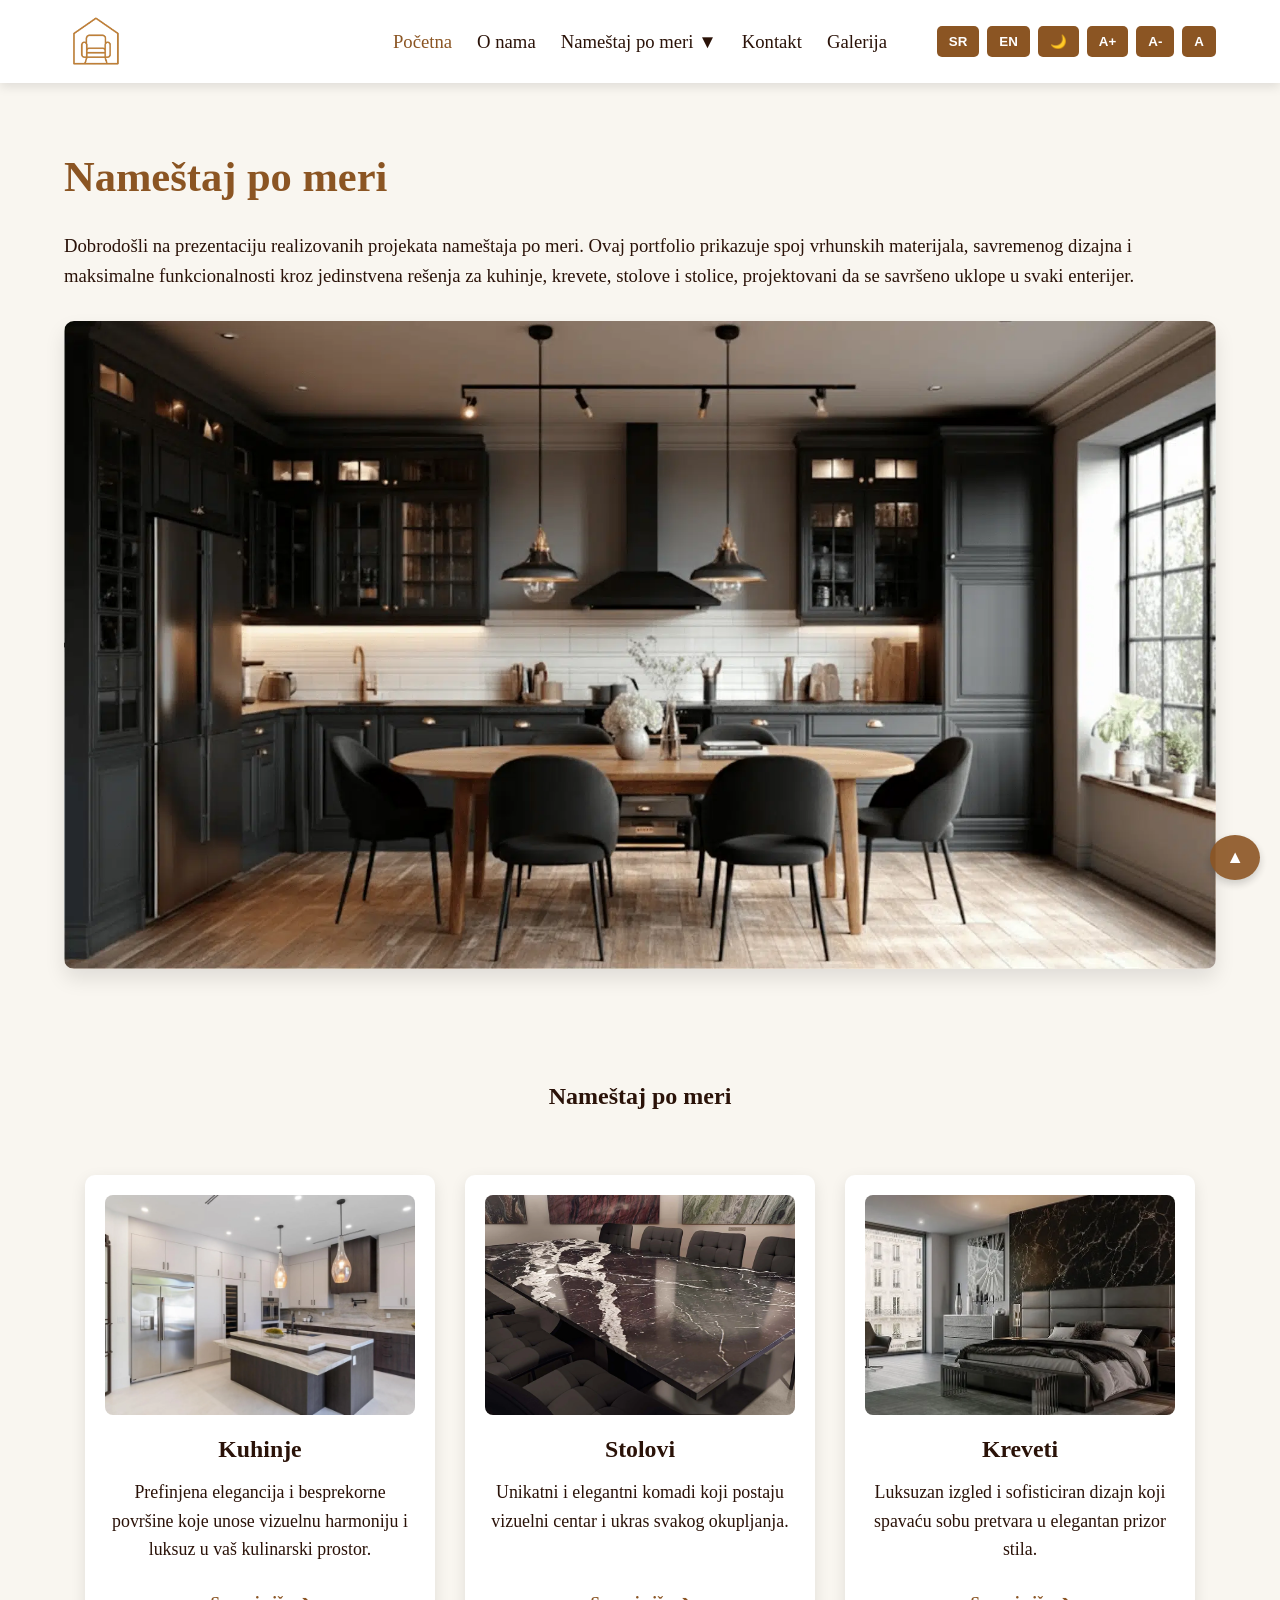
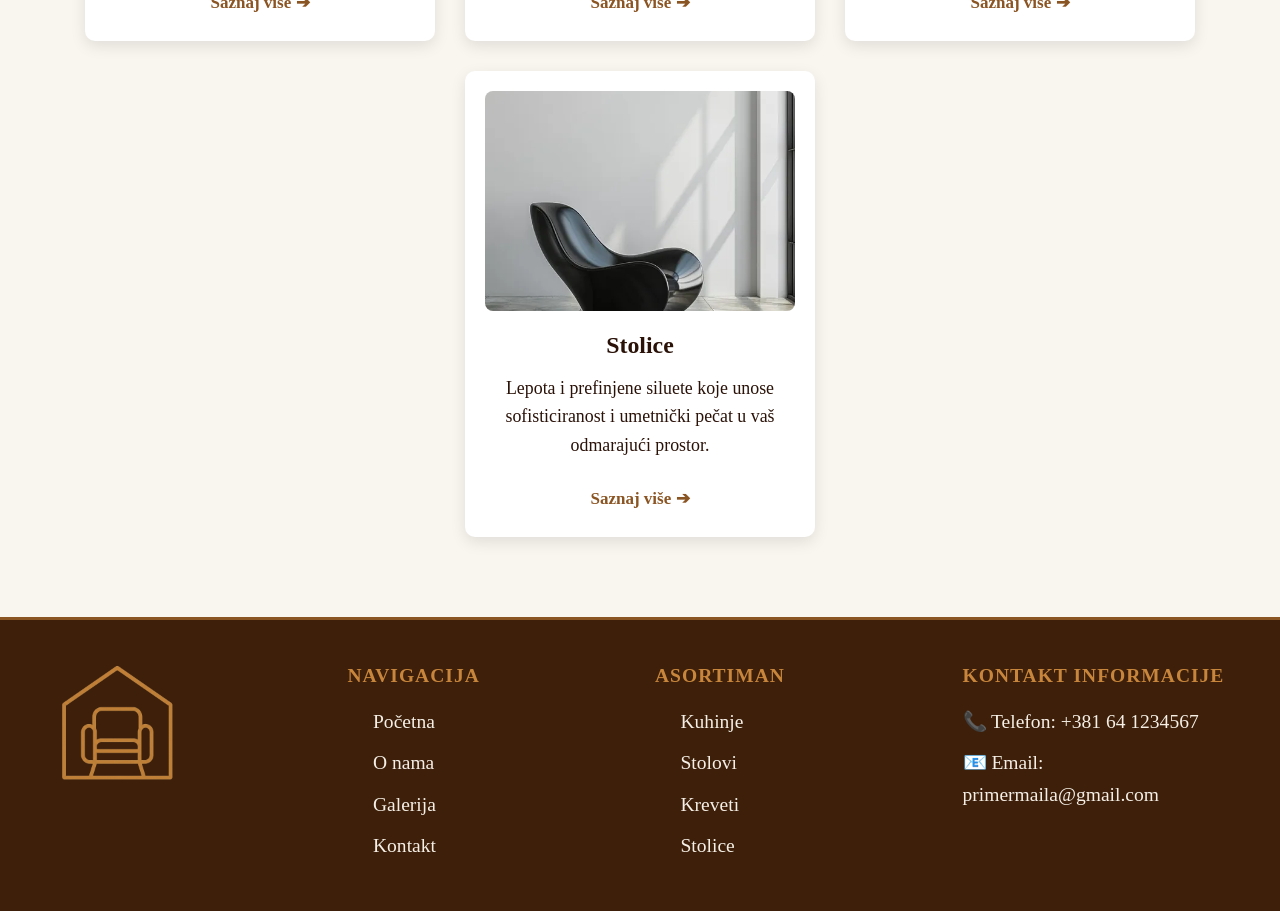
<file: index.html>
<!DOCTYPE html>
<html lang="sr">
<head>
    <meta charset="UTF-8">
    <meta name="viewport" content="width=device-width, initial-scale=1.0">
    <title>Početna | Nameštaji po meri </title>
    <meta name="description" content="Prezentacija realizovanih projekata i unikatnog nameštaja po meri. Pogledajte portfolio vrhunski dizajniranih kuhinja, stolova, kreveta i stolica.">
    <meta name="robots" content="index, follow">

    <meta property="og:title" content="Prezentacija Nameštaja po Meri">
    <meta property="og:description" content="Pregled vrhunski dizajniranih komada nameštaja po meri. Spoj kvalitetnih materijala i modernog dizajna kroz jedinstven portfolio realizovanih projekata.">
    <meta property="og:type" content="website">
    <link rel="icon" type="image/png" href="slike/logo transparent.png" sizes="512x512">
    
    <link rel="stylesheet" href="css/style.css">
</head>
<body class="svetla">

     <header class="glavni-header">
        <div class="logo">
            <a href="index.html">
                <img src="slike/logo transparent.png" alt="Logo">
            </a>
        </div>

    
        <button id="hamburger" class="hamburger-dugme" aria-expanded="false" aria-label="Meni">
            <span></span>
            <span></span>
            <span></span>
        </button>
    
    
        <nav class="glavna-navigacija" id="nav-stavke">
            <a href="index.html" class="aktivan" id="nav-pocetna">Početna</a>
            <a href="o-nama.html" id="nav-onama">O nama</a>
        
            <div class="dropdown">
                <a href="#" class="dropbtn" id="nav-namestaj">Nameštaj po meri ▼</a>
                <div class="dropdown-sadrzaj">
                    <a href="kuhinje.html" id="nav-kuhinje">Kuhinje</a>                    
                    <a href="stolovi.html" id="nav-stolovi">Stolovi</a>
                    <a href="kreveti.html" id="nav-kreveti">Kreveti</a>
                    <a href="stolice.html" id="nav-stolice">Stolice</a>
                </div>
            </div>
        
            <a href="kontakt.html" id="nav-kontakt">Kontakt</a>
            <a href="galerija.html" id="nav-galerija">Galerija</a>
        </nav>

        <div class="kontrole">
            <button onclick="promeniJezik('sr')">SR</button>
            <button onclick="promeniJezik('en')">EN</button>
            <button id="prekidac-teme" title="Promeni temu">🌙</button>
            <button onclick="promeniFont('povecaj')" title="Povećaj font">A+</button>
            <button onclick="promeniFont('smanji')" title="Smanji font">A-</button>
            <button onclick="resetujFont()" id="resetuj-font" title="Resetuj veličinu fonta">A</button>
        </div>
    </header>

    <main>
        <section class="pocetna-sekcija">
            <div class="pocetna-tekst">
                <h1 id="naslov-glavni">Nameštaj po meri</h1>
                <p id="tekst-glavna-stranica">Dobrodošli na prezentaciju realizovanih projekata nameštaja po meri.
                    Ovaj portfolio prikazuje spoj vrhunskih materijala, savremenog dizajna i maksimalne funkcionalnosti kroz
                    jedinstvena rešenja za kuhinje, krevete, stolove i stolice, projektovani da se savršeno uklope u svaki enterijer.</p>

                <div class="pocetna-slika">
                    <img src="slike/overall naslovna.webp" alt="Naslovna slika">
                </div>
            </div>            
        </section>

        <section class="namestaj-po-meri-kartice-sekcija">
            <h2 id="namestaj-po-meri-naslov">Nameštaj po meri</h2>
            
            <div class="kartica">
                <img src="slike/Kuhinje/naslovna.webp" alt="Kuhinja-kartica-naslovna">
                <h3 id="naslov-kartica-kuhinje">Kuhinje</h3>
                <p id="tekst-kartica-kuhinje">Prefinjena elegancija i besprekorne površine koje unose vizuelnu harmoniju i luksuz u vaš kulinarski prostor.</p>
                <a href="kuhinje.html" class="link-detaljnije" id="saznaj-vise-tekst-dugme-kuhinje">Saznaj više ➔</a>
            </div>

            <div class="kartica">
                <img src="slike/Stolovi/naslovna.webp" alt="Sto-kartica-naslovna">
                <h3 id="naslov-kartica-stolovi">Stolovi</h3>
                <p id="tekst-kartica-stolovi">Unikatni i elegantni komadi koji postaju vizuelni centar i ukras svakog okupljanja.</p>
                <a href="stolovi.html" class="link-detaljnije" id="saznaj-vise-tekst-dugme-stolovi">Saznaj više ➔</a>
            </div>

            <div class="kartica">
                <img src="slike/Kreveti/naslovna krevet.webp" alt="Krevet-kartica-naslovna">
                <h3 id="naslov-kartica-kreveti">Kreveti</h3>
                <p id="tekst-kartica-kreveti">Luksuzan izgled i sofisticiran dizajn koji spavaću sobu pretvara u elegantan prizor stila.</p>
                <a href="kreveti.html" class="link-detaljnije" id="saznaj-vise-tekst-dugme-kreveti">Saznaj više ➔</a>
            </div>

            <div class="kartica">
                <img src="slike/Stolice/naslovna.webp" alt="Stolica-kartica-naslovna">
                <h3 id="naslov-kartica-stolice">Stolice</h3>
                <p id="tekst-kartica-stolice">Lepota i prefinjene siluete koje unose sofisticiranost i umetnički pečat u vaš odmarajući prostor.</p>
                <a href="stolice.html" class="link-detaljnije" id="saznaj-vise-tekst-dugme-stolice">Saznaj više ➔</a>
            </div>
        </section>
    </main>

    <footer class="glavni-footer">
        <div class="footer-kontejner">
            <div class="footer-kolona footer-logo-sekcija">
                <a href="index.html">
                    <img src="slike/logo transparent.png" alt="Logo">
                </a>
            </div>
        
            <div class="footer-kolona footer-nav-kolona">
                <h4 id="footer-navigacija-naslov">Navigacija</h4>
                <ul>
                    <li><a href="index.html" id="footer-navigacija-pocetna">Početna</a></li>
                    <li><a href="o-nama.html" id="footer-navigacija-onama">O nama</a></li>
                    <li><a href="galerija.html" id="footer-navigacija-galerija">Galerija</a></li>
                    <li><a href="kontakt.html" id="footer-navigacija-kontakt">Kontakt</a></li>
                </ul>
            </div>

            <div class="footer-kolona footer-nav-kolona">
                <h4 id="footer-asortiman-naslov">Asortiman</h4>
                <ul>
                    <li><a href="kuhinje.html" id="footer-asortiman-kuhinje">Kuhinje</a></li>
                    <li><a href="stolovi.html" id="footer-asortiman-stolovi">Stolovi</a></li>
                    <li><a href="kreveti.html" id="footer-asortiman-kreveti">Kreveti</a></li>
                    <li><a href="stolice.html" id="footer-asortiman-stolice">Stolice</a></li>
                </ul>
            </div>
        
            <div class="footer-kolona">
                <h4 id="footer-kontakt-naslov">Kontakt Informacije</h4>
                <ul>                    
                    <li>
                        <a href="tel:+381641234567"  id="footer-kontakt-telefon">
                            📞 Telefon: +381 64 1234567
                        </a>
                    </li>
                    <li>
                        <a href="mailto:primermaila@gmail.com" id="footer-kontakt-email">
                            📧 Email: primermaila@gmail.com
                        </a>
                    </li>
                </ul>
            </div>
        </div>
    </footer>
    
    <script src="js/jquery-4.0.0.js"></script>
    <script src="js/script.js"></script>
    <button id="nazad-na-vrh" title="Idi na vrh">&#9650;</button>
</body>
</html>
</file>
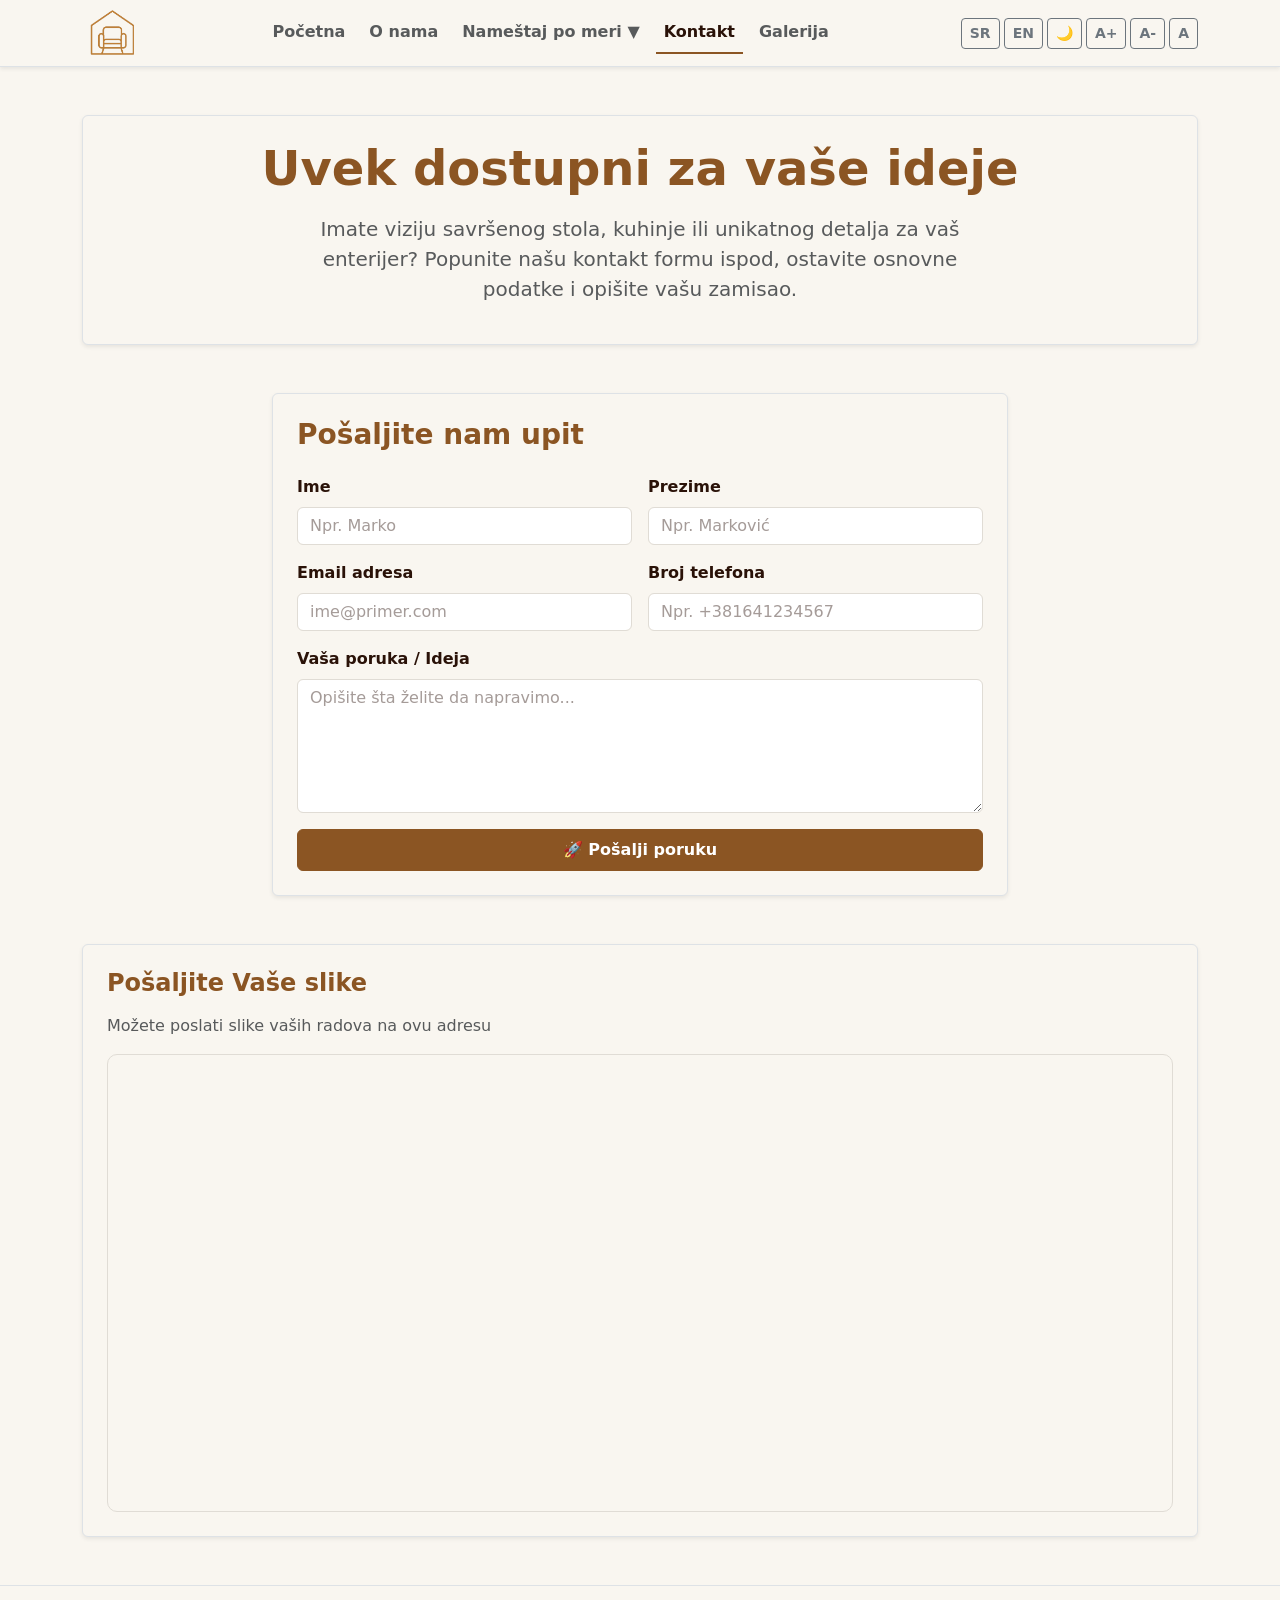
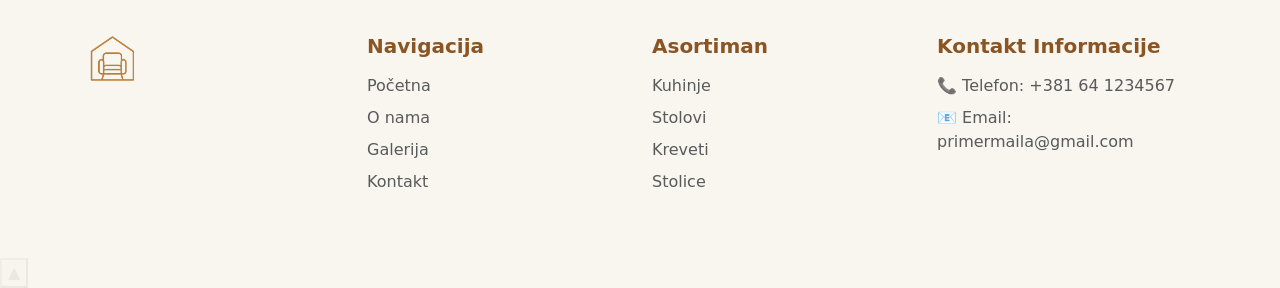
<file: kontakt.html>
<!DOCTYPE html>
<html lang="sr">
<head>
    <meta charset="UTF-8">
    <meta name="viewport" content="width=device-width, initial-scale=1.0">
    <title>Kontakt | Nameštaj po meri</title>    
    
    <meta name="description" content="Kontaktirajte nas za izradu unikatnog nameštaja po meri.">
    <meta name="keywords" content="kontakt, nameštaj po meri, informacije">
    <meta name="robots" content="index, follow">
    <link rel="icon" type="image/png" href="slike/logo transparent.png" sizes="512x512">

    <link rel="stylesheet" href="css/bootstrap.min.css">
    <link rel="stylesheet" href="css/kontakt.css">
</head>
<body>

    <header class="navbar navbar-expand-lg border-bottom shadow-sm bg-body">
        <div class="container">
            <a class="navbar-brand m-0 p-0" href="index.html">
                <img src="slike/logo transparent.png" alt="Logo">
            </a>
            
            <button class="navbar-toggler" type="button" data-bs-toggle="collapse" data-bs-target="#glavnaNavigacija">
                <span class="navbar-toggler-icon"></span>
            </button>

            <div class="collapse navbar-collapse justify-content-between" id="glavnaNavigacija">
                <nav class="navbar-nav mx-auto gap-2 text-center">
                    <a class="nav-link text-body-secondary fw-semibold" href="index.html" id="nav-pocetna">Početna</a>
                    <a class="nav-link text-body-secondary fw-semibold" href="o-nama.html" id="nav-onama">O nama</a>
                    
                    <div class="nav-item dropdown">
                        <a class="nav-link text-body-secondary fw-semibold" href="#" id="nav-namestaj" data-bs-toggle="dropdown">
                            Nameštaj po meri ▼
                        </a>
                        <ul class="dropdown-menu border-0 shadow-sm text-center text-lg-start">
                            <li><a class="dropdown-item" href="kuhinje.html" id="nav-kuhinje">Kuhinje</a></li>
                            <li><a class="dropdown-item" href="stolovi.html" id="nav-stolovi">Stolovi</a></li>
                            <li><a class="dropdown-item" href="kreveti.html" id="nav-kreveti">Kreveti</a></li>
                            <li><a class="dropdown-item" href="stolice.html" id="nav-stolice">Stolice</a></li>
                        </ul>
                    </div>
                    
                    <a class="nav-link text-body fw-bold border-bottom border-2 border-primary" href="kontakt.html" id="nav-kontakt">Kontakt</a>
                    <a class="nav-link text-body-secondary fw-semibold" href="galerija.html" id="nav-galerija">Galerija</a>
                </nav>

                <div class="d-flex flex-wrap justify-content-center gap-1 mt-3 mt-lg-0">
                    <button class="btn btn-sm btn-outline-secondary fw-bold px-2" onclick="promeniJezik('sr')">SR</button>
                    <button class="btn btn-sm btn-outline-secondary fw-bold px-2" onclick="promeniJezik('en')">EN</button>
                    <button class="btn btn-sm btn-outline-secondary" id="prekidac-teme" title="Promeni temu">🌙</button>
                    <button class="btn btn-sm btn-outline-secondary fw-bold" onclick="promeniFont('povecaj')">A+</button>
                    <button class="btn btn-sm btn-outline-secondary fw-bold" onclick="promeniFont('smanji')">A-</button>
                    <button class="btn btn-sm btn-outline-secondary fw-bold" onclick="resetujFont()" id="resetuj-font">A</button>
                </div>
            </div>
        </div>
    </header>

    <main class="container my-5">
        
        <section class="text-center mb-5 p-4 bg-body rounded shadow-sm border">
            <h1 class="display-5 fw-bold mb-3 text-primary" id="kontakt-naslov">Uvek dostupni za vaše ideje</h1>
            <p class="lead mx-auto text-body-secondary" style="max-width: 700px;" id="kontakt-tekst">
                Imate viziju savršenog stola, kuhinje ili unikatnog detalja za vaš enterijer? Popunite našu 
                <strong>kontakt formu</strong> ispod, ostavite osnovne podatke i opišite vašu zamisao.
            </p>
        </section>

        <div class="row g-4 justify-content-center">
            <div class="col-lg-8">
                <div class="card border shadow-sm p-4 bg-body">
                    <h3 class="mb-4 fw-bold text-primary" id="kontakt-forma-naslov">Pošaljite nam upit</h3>
                    
                    <form id="kontaktForma" class="needs-validation" novalidate>
                        <div class="row g-3">
                            
                            <div class="col-md-6">
                                <label for="unosIme" class="form-label fw-semibold" id="label-ime">Ime</label>
                                <input type="text" class="form-control" id="unosIme" placeholder="Npr. Marko" required minlength="2">
                                <div class="invalid-feedback" id="GreskaIme">Ime je obavezno i ne sme da sadrži brojeve.</div>
                            </div>

                            <div class="col-md-6">
                                <label for="unosPrezime" class="form-label fw-semibold" id="label-prezime">Prezime</label>
                                <input type="text" class="form-control" id="unosPrezime" placeholder="Npr. Marković" required minlength="2">
                                <div class="invalid-feedback" id="GreskaPrezime">Prezime je obavezno i ne sme da sadrži brojeve.</div>
                            </div>

                            <div class="col-md-6">
                                <label for="unosEmail" class="form-label fw-semibold" id="label-email">Email adresa</label>
                                <input type="email" class="form-control" id="unosEmail" placeholder="ime@primer.com" required>
                                <div class="invalid-feedback" id="GreskaEmail">Unesite validnu email adresu (npr. ime@primer.com).</div>
                            </div>

                            <div class="col-md-6">
                                <label for="unosTelefon" class="form-label fw-semibold" id="label-telefon">Broj telefona</label>
                                <input type="text" class="form-control" id="unosTelefon" placeholder="Npr. +381641234567" required>
                                <div class="invalid-feedback" id="GreskaTelefon">Unesite ispravan broj telefona (minimum 6 cifara).</div>
                            </div>

                            <div class="col-md-12">
                                <label for="unosPoruka" class="form-label fw-semibold" id="label-poruka">Vaša poruka / Ideja</label>
                                <textarea class="form-control" id="unosPoruka" rows="5" placeholder="Opišite šta želite da napravimo..." required minlength="10"></textarea>
                                <div class="invalid-feedback" id="GreskaPoruka">Napišite poruku (minimum 10 karaktera).</div>
                            </div>
                        
                            <div class="col-md-12">
                                <button type="submit" class="btn btn-primary w-100 fw-bold py-2" id="kontakt-dugme">
                                    🚀 Pošalji poruku
                                </button>
                            </div>
                        </div>
                    </form>
                </div>
                
            </div> 
        </div>
    <div class="row mt-5">
        <div class="col-12">
            <div class="p-4 bg-body rounded shadow-sm border">
                <h4 class="text-primary mb-3 fw-bold" id="mapa-naslov">Pošaljite Vaše slike</h4>
                <p class="text-body-secondary" id="mapa-tekst">Možete poslati slike vaših radova na ovu adresu</p>
            
                <div class="ratio ratio-21x9 mapa-kontejner"> 
                    <iframe
                        src="https://www.google.com/maps/embed?pb=!1m18!1m12!1m3!1d700.4381100707548!2d20.372544169659605!3d45.3941644399502!2m3!1f0!2f0!3f0!3m2!1i1024!2i768!4f13.1!3m3!1m2!1s0x475adb0810eb1f51%3A0x6308cc4bda575db3!2sKara%C4%91or%C4%91eva%C4%8Dko-Aleksandrova%C4%8Dkog%20Odreda%201%2C%20Zrenjanin!5e0!3m2!1sen!2srs!4v1782921827410!5m2!1sen!2srs"
                        style="border:0;" 
                        allowfullscreen="" 
                        loading="lazy" 
                        referrerpolicy="strict-origin-when-cross-origin">
                    </iframe>
                </div>
            </div>
        </div>
    </div>
</main>

    

    <footer class="bg-body border-top py-5 mt-5">
    <div class="container">
        <div class="row g-4 text-center text-md-start">
            
            <div class="col-md-3 d-flex flex-column align-items-center align-items-md-start">
                <a href="index.html" class="mb-3 text-decoration-none">
                    <img src="slike/logo transparent.png" alt="Logo" style="height: 3.125rem;">
                </a>
            </div>

            <div class="col-md-3">
                <h5 class="fw-bold text-primary mb-3" id="footer-navigacija-naslov">Navigacija</h5>
                <ul class="list-unstyled d-flex flex-column gap-2">
                    <li><a href="index.html" class="text-body-secondary text-decoration-none custom-hover" id="footer-navigacija-pocetna">Početna</a></li>
                    <li><a href="o-nama.html" class="text-body-secondary text-decoration-none custom-hover" id="footer-navigacija-onama">O nama</a></li>
                    <li><a href="galerija.html" class="text-body-secondary text-decoration-none custom-hover" id="footer-navigacija-galerija">Galerija</a></li>
                    <li><a href="kontakt.html" class="text-body-secondary text-decoration-none custom-hover" id="footer-navigacija-kontakt">Kontakt</a></li>
                </ul>
            </div>

            <div class="col-md-3">
                <h5 class="fw-bold text-primary mb-3" id="footer-asortiman-naslov">Asortiman</h5>
                <ul class="list-unstyled d-flex flex-column gap-2">
                    <li><a href="kuhinje.html" class="text-body-secondary text-decoration-none custom-hover" id="footer-asortiman-kuhinje">Kuhinje</a></li>
                    <li><a href="stolovi.html" class="text-body-secondary text-decoration-none custom-hover" id="footer-asortiman-stolovi">Stolovi</a></li>
                    <li><a href="kreveti.html" class="text-body-secondary text-decoration-none custom-hover" id="footer-asortiman-kreveti">Kreveti</a></li>
                    <li><a href="stolice.html" class="text-body-secondary text-decoration-none custom-hover" id="footer-asortiman-stolice">Stolice</a></li>
                </ul>
            </div>

            <div class="col-md-3">
                <h5 class="fw-bold text-primary mb-3" id="footer-kontakt-naslov">Kontakt Informacije</h5>
                <ul class="list-unstyled d-flex flex-column gap-2">
                    <li>
                        <a href="tel:+381641234567" class="text-body-secondary text-decoration-none custom-hover" id="footer-kontakt-telefon">
                            📞 Telefon: +381 64 1234567
                        </a>
                    </li>
                    <li>
                        <a href="mailto:primermaila@gmail.com" class="text-body-secondary text-decoration-none custom-hover" id="footer-kontakt-email">
                            📧 Email: primermaila@gmail.com
                        </a>
                    </li>
                </ul>
            </div>

        </div>
    </div>
    </footer>

    <script src="js/bootstrap.bundle.min.js"></script>
        
    <script src="js/jquery-4.0.0.js"></script>
    <script src="js/script.js"></script>
    <script src="js/kontakt.js"></script>
    <button id="nazad-na-vrh" title="Idi na vrh">&#9650;</button>
</body>
</html>
</file>
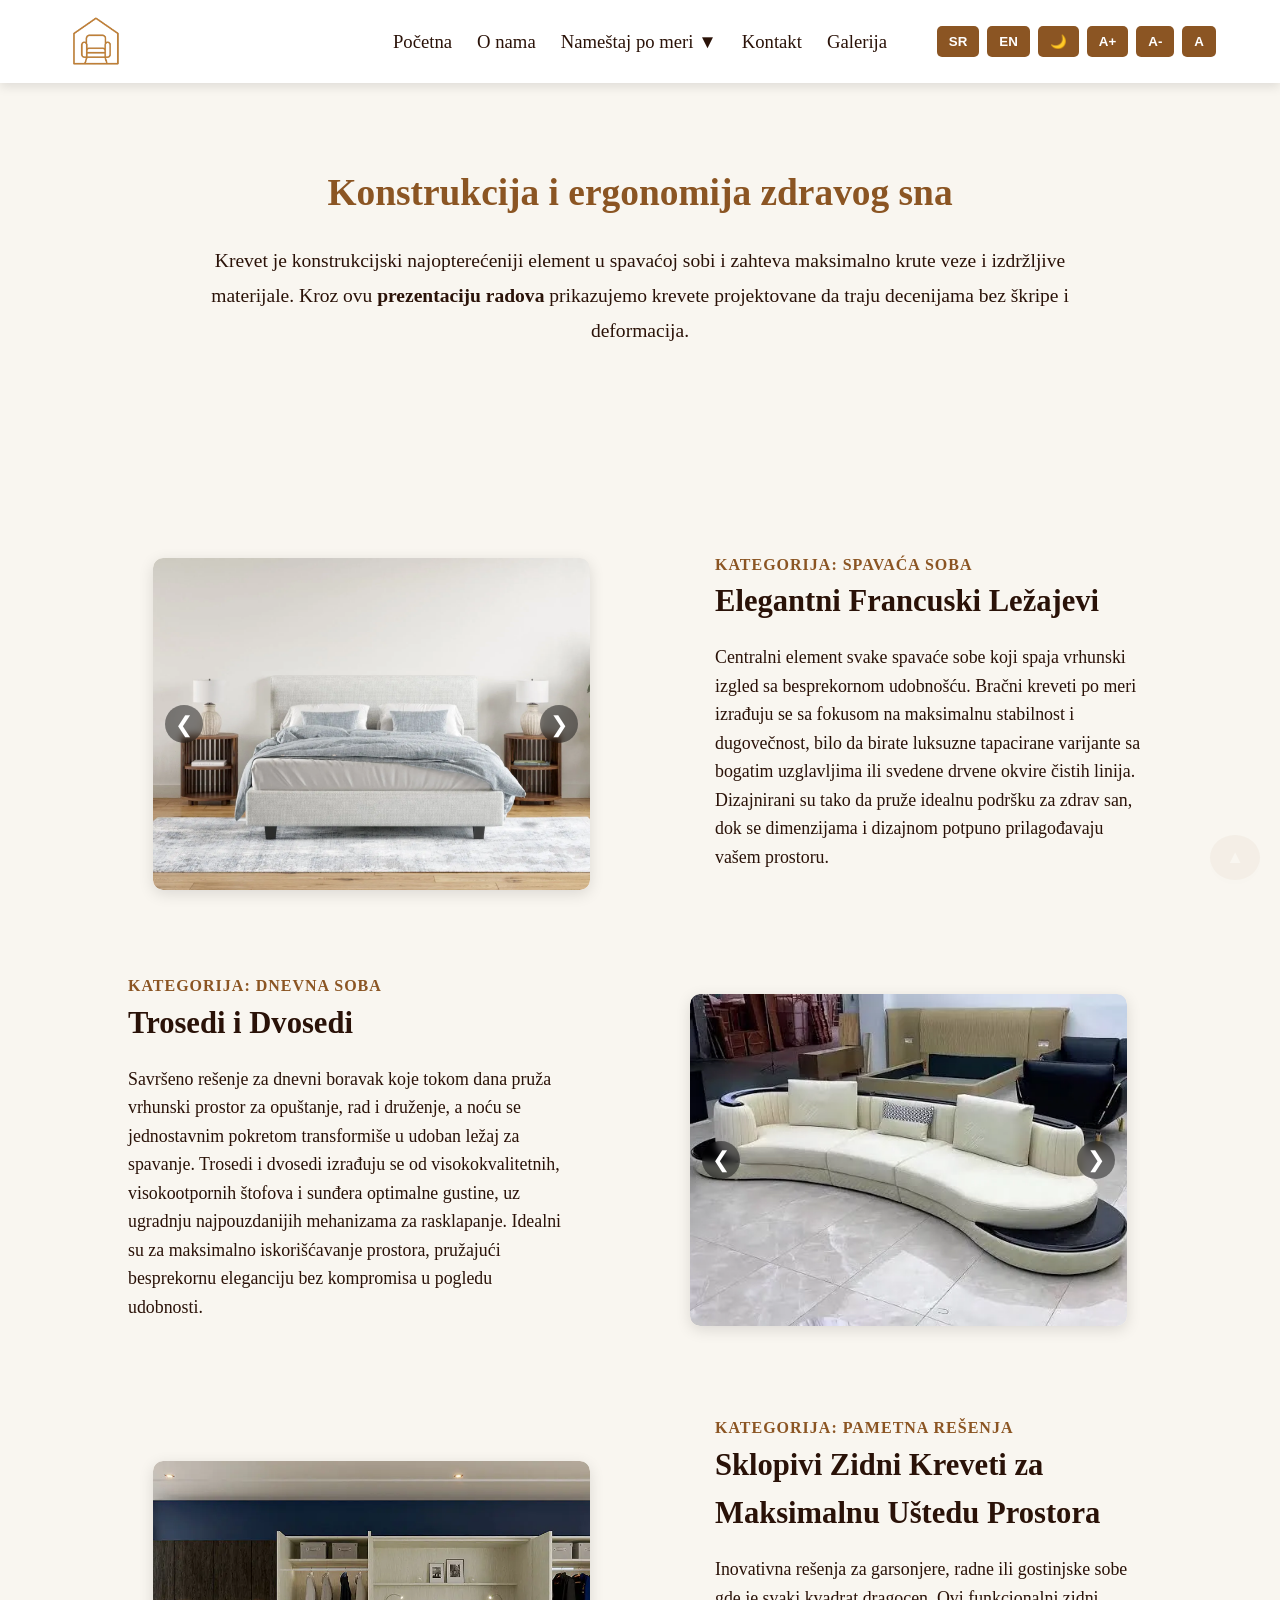
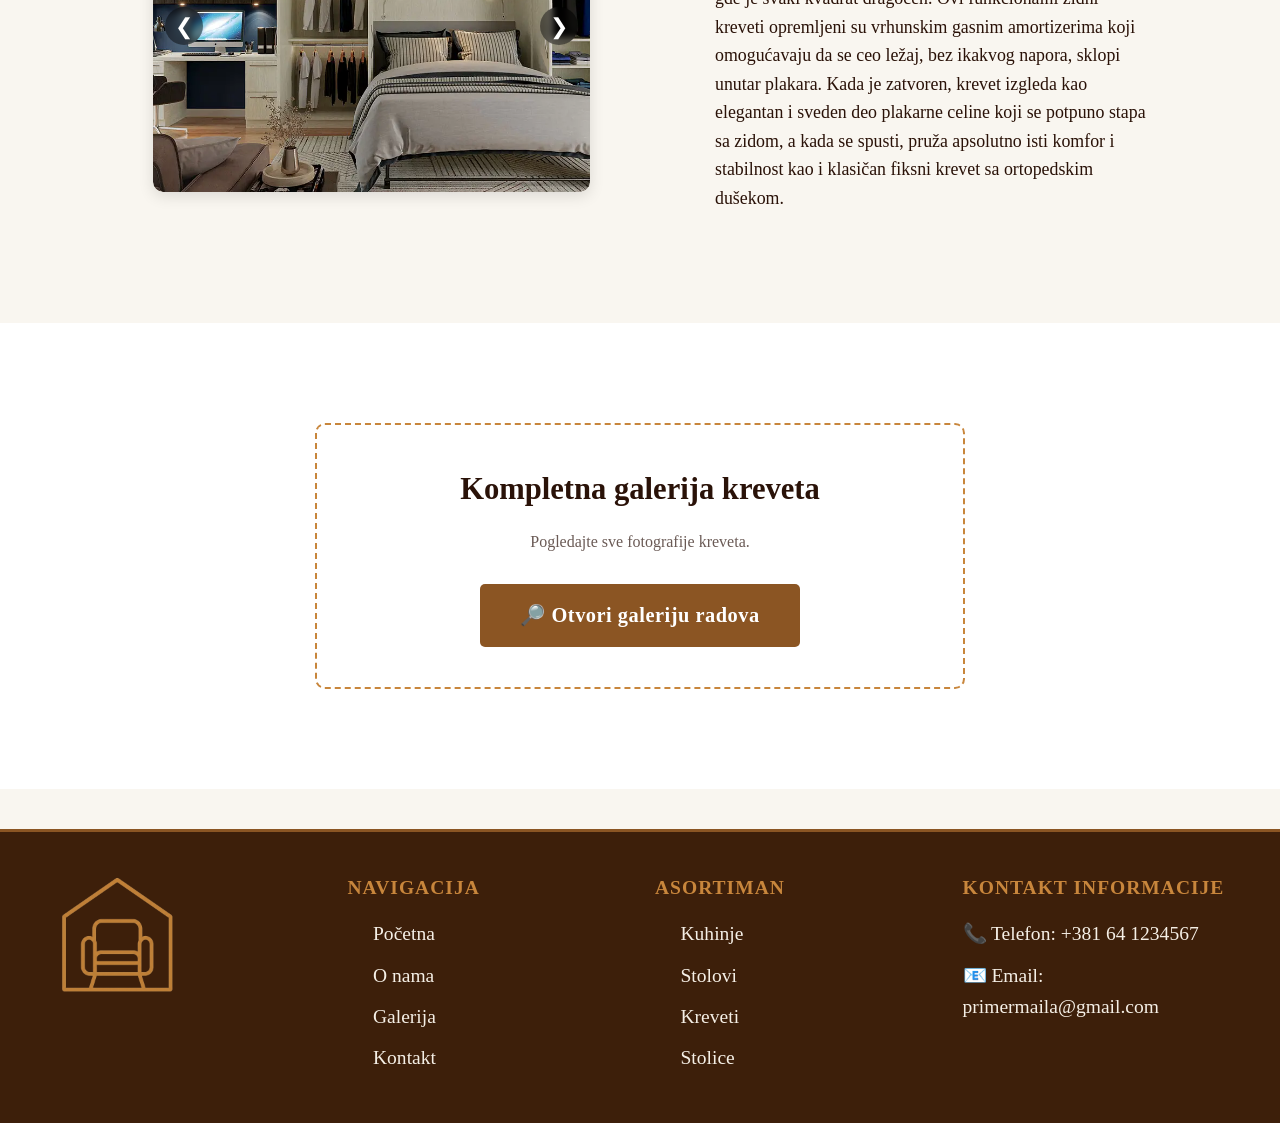
<file: kreveti.html>
<!DOCTYPE html>
<html lang="sr">
<head>
    <meta charset="UTF-8">
    <meta name="viewport" content="width=device-width, initial-scale=1.0">
    <title>Kreveti | Nameštaji po meri</title>    
    <meta name="description" content="Prezentacija jedinstvenih kreveta po meri u Zrenjaninu. Pogledajte ovu prezentaciju elegantnih ležajeva, troseda i inovativnih sklopivih zidnih kreveta.">
    <meta name="keywords" content="bračni kreveti, tapacirani kreveti, kreveti po meri, zidni kreveti, sklopivi kreveti, trosedi, dizajn spavaće sobe">
    <meta name="robots" content="index, follow">

    <meta property="og:title" content="Kreveti po Meri | Nameštaji po meri">
    <meta property="og:description" content="Pronađite savršen balans vrhunske ergonomije i modernog dizajna. Pogledajte prezentaciju francuskih ležajeva i pametnih zidnih rešenja za uštedu prostora.">
    <meta property="og:type" content="website">
    <link rel="icon" type="image/png" href="slike/logo transparent.png" sizes="512x512">
    
    <link rel="stylesheet" href="css/style.css">
</head>
<body class="svetla">

    <header class="glavni-header">
        <div class="logo">
            <a href="index.html">
                <img src="slike/logo transparent.png" alt="Logo">
            </a>
        </div>
 
        <button id="hamburger" class="hamburger-dugme" aria-expanded="false" aria-label="Meni">
            <span></span>
            <span></span>
            <span></span>
        </button>
    
        <nav class="glavna-navigacija" id="nav-stavke">
            <a href="index.html" id="nav-pocetna">Početna</a>
            <a href="o-nama.html" id="nav-onama">O nama</a>
        
            <div class="dropdown">
                <a href="#" class="dropbtn" id="nav-namestaj">Nameštaj po meri ▼</a>
                <div class="dropdown-sadrzaj">
                    <a href="kuhinje.html" id="nav-kuhinje">Kuhinje</a>                    
                    <a href="stolovi.html" id="nav-stolovi">Stolovi</a>
                    <a href="kreveti.html" class="aktivan" id="nav-kreveti">Kreveti</a>
                    <a href="stolice.html" id="nav-stolice">Stolice</a>
                </div>
            </div>
        
            <a href="kontakt.html" id="nav-kontakt">Kontakt</a>
            <a href="galerija.html" id="nav-galerija">Galerija</a>
        </nav>

        <div class="kontrole">
            <button onclick="promeniJezik('sr')">SR</button>
            <button onclick="promeniJezik('en')">EN</button>
            <button id="prekidac-teme" title="Promeni temu">🌙</button>
            <button onclick="promeniFont('povecaj')" title="Povećaj font">A+</button>
            <button onclick="promeniFont('smanji')" title="Smanji font">A-</button>
            <button onclick="resetujFont()" id="resetuj-font" title="Resetuj veličinu fonta">A</button>
        </div>
    </header>

    <section id="saznaj-vise" class="proizvod-uvod">
        <h2 class="uvod-naslov" id="kreveti-uvod-naslov">Konstrukcija i ergonomija zdravog sna</h2>
        <p class="uvod-tekst" id="kreveti-uvod-tekst">
            Krevet je konstrukcijski najopterećeniji element u spavaćoj sobi i zahteva maksimalno krute veze i izdržljive materijale. Kroz ovu <strong>prezentaciju radova</strong> prikazujemo krevete projektovane da traju decenijama bez škripe i deformacija.
        </p>
    </section>

    <section class="proizvod-cik-cak-sekcija">

    <div class="proizvod-red">
        <div class="proizvod-slika-blok">
            <div class="mini-slajder-kontejner">
                <div class="mini-slajder-traka">
                    <img src="slike/Kreveti/beo krevet.webp" alt="beo krevet" class="mini-slajd aktivna">
                    <img src="slike/Kreveti/crno beli 2 kreveta razdvojena.webp" alt="crno beli 2 kreveta razdvojena" class="mini-slajd">
                    <img src="slike/Kreveti/krevet sivo beli.webp" alt="krevet sivo beli" class="mini-slajd">
                </div>
                <button class="slajder-strelica levo" onclick="promeniMiniSlajd(this, -1)">❮</button>
                <button class="slajder-strelica desno" onclick="promeniMiniSlajd(this, 1)">❯</button>
            </div>
        </div>
        <div class="proizvod-tekst-blok">
            <span class="proizvod-kategorija-oznaka" id="kreveti-kat1-kategorija">Kategorija: SPAVAĆA SOBA</span>
            <h2 id="kreveti-kat1-naslov">Elegantni Francuski Ležajevi</h2>
            <p id="kreveti-kat1-tekst">Centralni element svake spavaće sobe koji spaja vrhunski izgled sa besprekornom udobnošću.
               Bračni kreveti po meri izrađuju se sa fokusom na maksimalnu stabilnost i dugovečnost, bilo da birate luksuzne tapacirane varijante sa bogatim uzglavljima ili svedene drvene okvire čistih linija.
               Dizajnirani su tako da pruže idealnu podršku za zdrav san, dok se dimenzijama i dizajnom potpuno prilagođavaju vašem prostoru.</p>              
        </div>
    </div>

    <div class="proizvod-red">
        <div class="proizvod-slika-blok">
            <div class="mini-slajder-kontejner">
                <div class="mini-slajder-traka">
                    <img src="slike/Kreveti/beo krevet dnevna soba.webp" alt="beo krevet dnevna soba" class="mini-slajd aktivna">
                    <img src="slike/Kreveti/krevet dnevna soba sivi.webp" alt="krevet dnevna soba sivi" class="mini-slajd">
                    <img src="slike/Kreveti/crveno raznovrsno dnevna soba.webp" alt="crveno raznovrsno dnevna soba" class="mini-slajd">
                </div>
                <button class="slajder-strelica levo" onclick="promeniMiniSlajd(this, -1)">❮</button>
                <button class="slajder-strelica desno" onclick="promeniMiniSlajd(this, 1)">❯</button>
            </div>
        </div>
        <div class="proizvod-tekst-blok">
            <span class="proizvod-kategorija-oznaka" id="kreveti-kat2-kategorija">Kategorija: DNEVNA SOBA</span>
            <h2 id="kreveti-kat2-naslov">Trosedi i Dvosedi</h2>
            <p id="kreveti-kat2-tekst">Savršeno rešenje za dnevni boravak koje tokom dana pruža vrhunski prostor za opuštanje, rad i druženje, a noću se jednostavnim pokretom transformiše u udoban ležaj za spavanje.
               Trosedi i dvosedi izrađuju se od visokokvalitetnih, visokootpornih štofova i sunđera optimalne gustine, uz ugradnju najpouzdanijih mehanizama za rasklapanje.
               Idealni su za maksimalno iskorišćavanje prostora, pružajući besprekornu eleganciju bez kompromisa u pogledu udobnosti.</p>                
        </div>
    </div>

    <div class="proizvod-red">
        <div class="proizvod-slika-blok">
            <div class="mini-slajder-kontejner">
                <div class="mini-slajder-traka">
                    <img src="slike/Kreveti/krevet u ormanu.webp" alt="krevet u ormanu" class="mini-slajd aktivna">
                    <img src="slike/Kreveti/krevet u zidu igracke.jpg" alt="krevet u zidu igracke" class="mini-slajd">
                    <img src="slike/Kreveti/krevet u zidu drveni.webp" alt="krevet u zidu drveni" class="mini-slajd">
                </div>
                <button class="slajder-strelica levo" onclick="promeniMiniSlajd(this, -1)">❮</button>
                <button class="slajder-strelica desno" onclick="promeniMiniSlajd(this, 1)">❯</button>
            </div>
        </div>
        <div class="proizvod-tekst-blok">
            <span class="proizvod-kategorija-oznaka" id="kreveti-kat3-kategorija">Kategorija: PAMETNA REŠENJA</span>
            <h2 id="kreveti-kat3-naslov">Sklopivi Zidni Kreveti za Maksimalnu Uštedu Prostora</h2>
            <p id="kreveti-kat3-tekst">Inovativna rešenja za garsonjere, radne ili gostinjske sobe gde je svaki kvadrat dragocen.
               Ovi funkcionalni zidni kreveti opremljeni su vrhunskim gasnim amortizerima koji omogućavaju da se ceo ležaj, bez ikakvog napora, sklopi unutar plakara.
               Kada je zatvoren, krevet izgleda kao elegantan i sveden deo plakarne celine koji se potpuno stapa sa zidom, a kada se spusti, pruža apsolutno isti komfor i stabilnost kao i klasičan fiksni krevet sa ortopedskim dušekom.</p>
        </div>
    </div>

</section>

    <section class="galerija-baner">
    <div class="galerija-baner-unutrasnji">
        <h3 class="galerija-baner-naslov" id="kreveti-baner-naslov">Kompletna galerija kreveta</h3>
        <p class="galerija-baner-tekst" id="kreveti-baner-tekst">Pogledajte sve fotografije kreveta.</p>
        <a href="galerija.html#kreveti" class="dugme-proizvod dugme-galerija" id="baner-dugme">
            🔎 Otvori galeriju radova
        </a>
    </div>
    </section>

    <footer class="glavni-footer">
        <div class="footer-kontejner">
            <div class="footer-kolona footer-logo-sekcija">
                <a href="index.html">
                    <img src="slike/logo transparent.png" alt="Logo">
                </a>
            </div>
        
            <div class="footer-kolona footer-nav-kolona">
                <h4 id="footer-navigacija-naslov">Navigacija</h4>
                <ul>
                    <li><a href="index.html" id="footer-navigacija-pocetna">Početna</a></li>
                    <li><a href="o-nama.html" id="footer-navigacija-onama">O nama</a></li>
                    <li><a href="galerija.html" id="footer-navigacija-galerija">Galerija</a></li>
                    <li><a href="kontakt.html" id="footer-navigacija-kontakt">Kontakt</a></li>
                </ul>
            </div>

            <div class="footer-kolona footer-nav-kolona">
                <h4 id="footer-asortiman-naslov">Asortiman</h4>
                <ul>
                    <li><a href="kuhinje.html" id="footer-asortiman-kuhinje">Kuhinje</a></li>
                    <li><a href="stolovi.html" id="footer-asortiman-stolovi">Stolovi</a></li>
                    <li><a href="kreveti.html" id="footer-asortiman-kreveti">Kreveti</a></li>
                    <li><a href="stolice.html" id="footer-asortiman-stolice">Stolice</a></li>
                </ul>
            </div>
        
            <div class="footer-kolona">
                <h4 id="footer-kontakt-naslov">Kontakt Informacije</h4>
                <ul>                    
                    <li>
                        <a href="tel:+381641234567"  id="footer-kontakt-telefon">
                            📞 Telefon: +381 64 1234567
                        </a>
                    </li>
                    <li>
                        <a href="mailto:primermaila@gmail.com" id="footer-kontakt-email">
                            📧 Email: primermaila@gmail.com
                        </a>
                    </li>
                </ul>
            </div>
        </div>
    </footer>

        
    <script src="js/jquery-4.0.0.js"></script>
    <script src="js/script.js"></script>
    <button id="nazad-na-vrh" title="Idi na vrh">&#9650;</button>
</body>
</html>
</file>
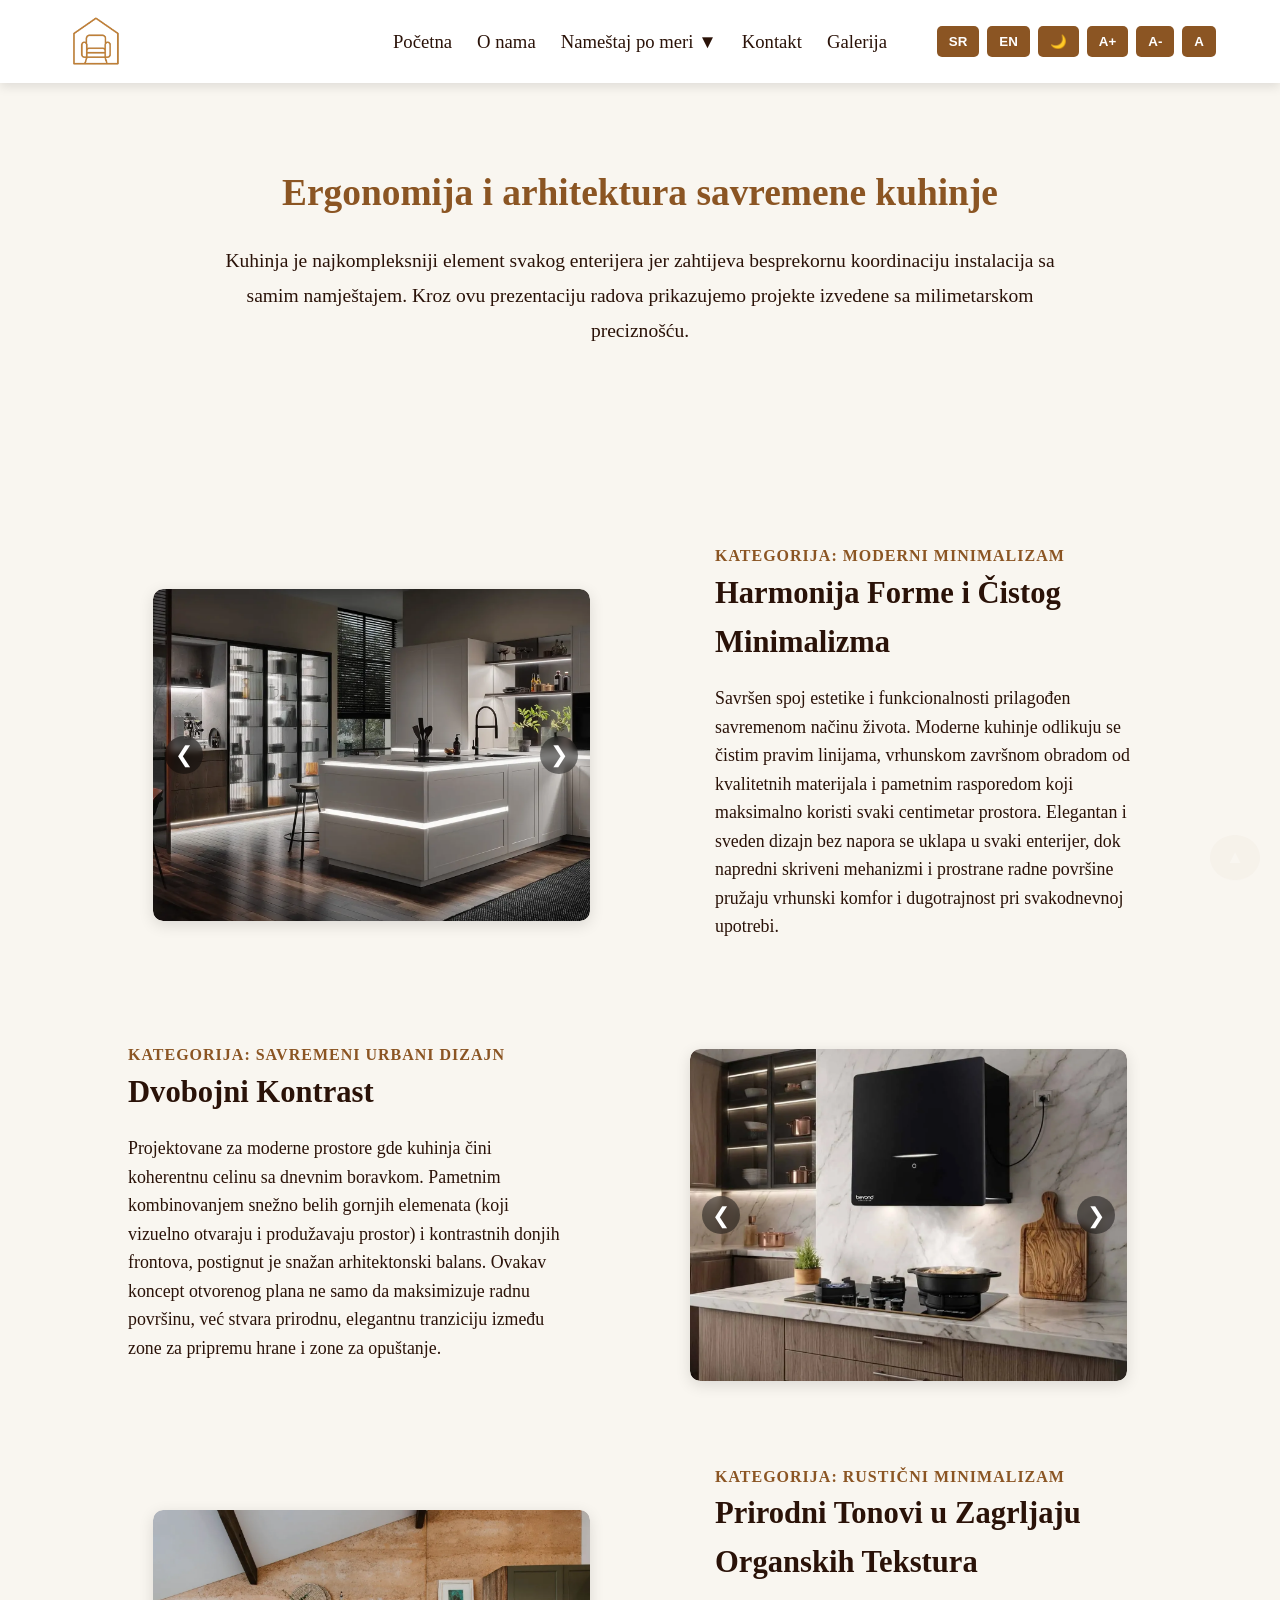
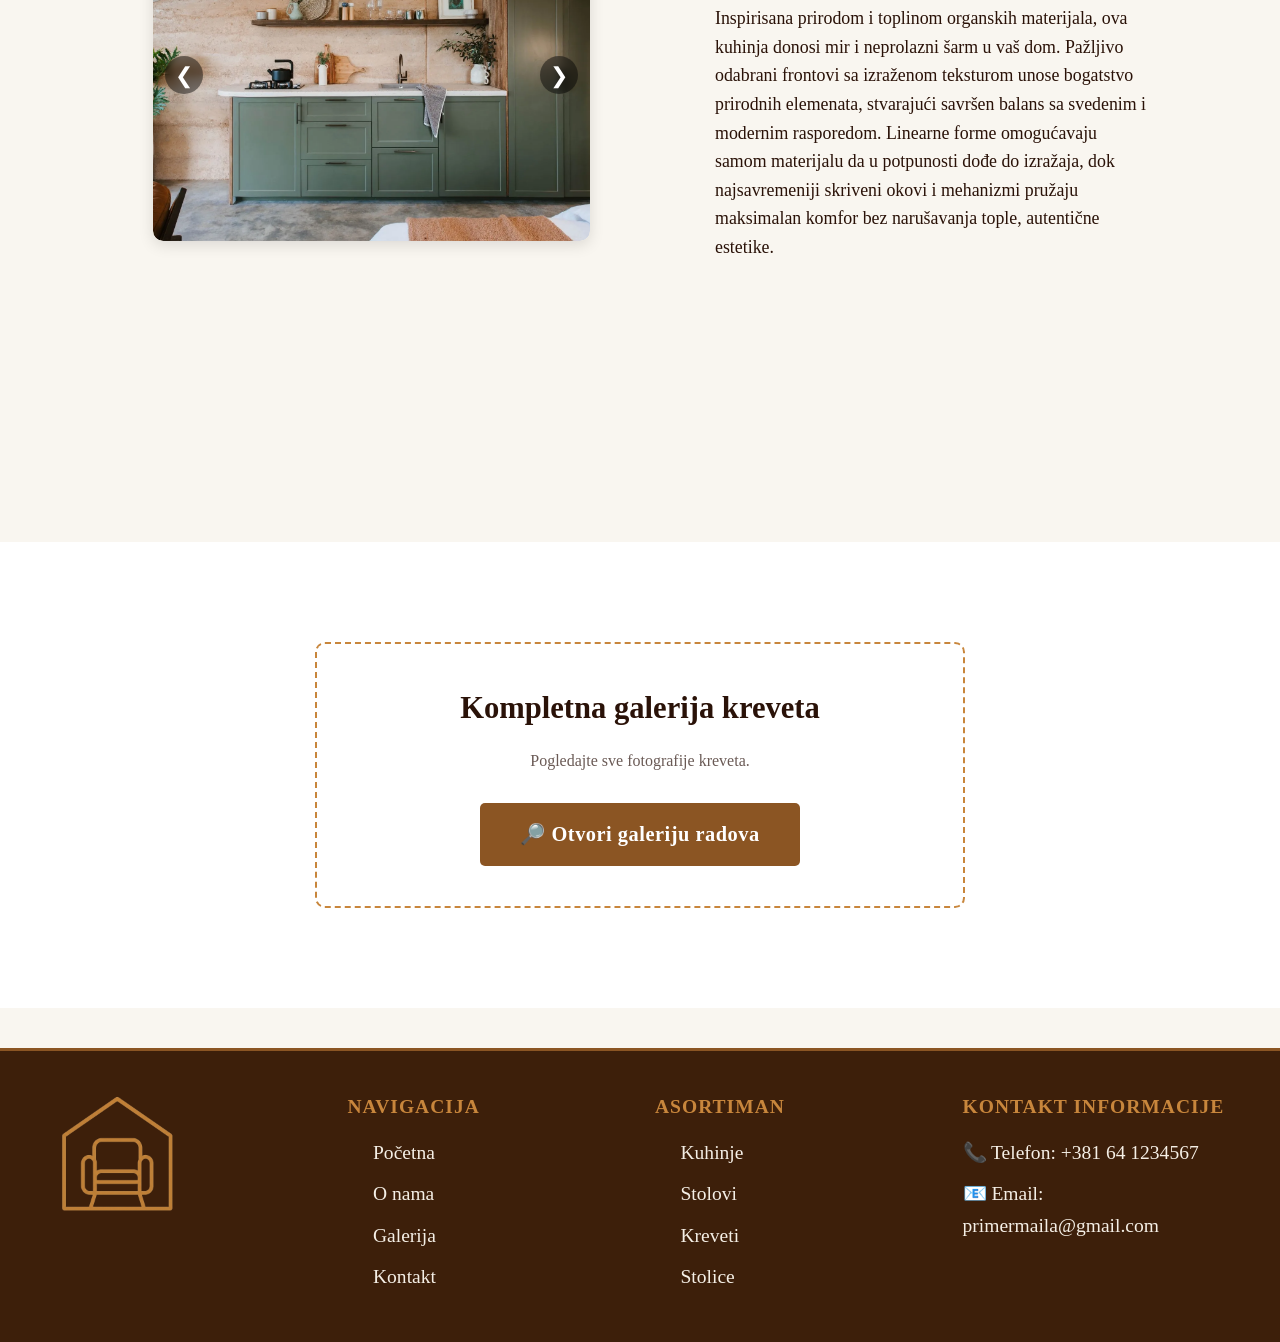
<file: kuhinje.html>
<!DOCTYPE html>
<html lang="sr">
<head>
    <meta charset="UTF-8">
    <meta name="viewport" content="width=device-width, initial-scale=1.0">
    <title>Kuhinje | Nameštaji po meri</title>    
    
    <meta name="description" content="Prezentacija unikatnih kuhinja po meri. Pogledajte moderna, funkcionalna i estetska rešenja izvedena sa vrhunskom preciznošću.">
    <meta name="keywords" content="kuhinje po meri, moderne kuhinje, dizajn kuhinje, kuhinje od medijapana, unikatne kuhinje, dvobojne kuhinje, namještaj po mjeri">
    <meta name="robots" content="index, follow">

    <meta property="og:title" content="Kuhinje | Nameštaji po meri">
    <meta property="og:description" content="Pregledajte prezentaciju modernih kuhinja čistog minimalizma, dvobojnih kontrasta i rustičnih tekstura prilagođenih svakom prostoru.">
    <meta property="og:type" content="website">
    <link rel="icon" type="image/png" href="slike/logo transparent.png" sizes="512x512">

    <link rel="stylesheet" href="css/style.css">
</head>
<body class="svetla">
    
    <header class="glavni-header">
        <div class="logo">
            <a href="index.html">
                <img src="slike/logo transparent.png" alt="Logo">
            </a>
        </div>

            <button id="hamburger" class="hamburger-dugme" aria-expanded="false" aria-label="Meni">
                <span></span>
                <span></span>
                <span></span>
            </button>
    
            <nav class="glavna-navigacija" id="nav-stavke">
            <a href="index.html" id="nav-pocetna">Početna</a>
            <a href="o-nama.html" id="nav-onama">O nama</a>
        
            <div class="dropdown">
                <a href="#" class="dropbtn" id="nav-namestaj">Nameštaj po meri ▼</a>
                <div class="dropdown-sadrzaj">
                    <a href="kuhinje.html" class="aktivan" id="nav-kuhinje">Kuhinje</a>                    
                    <a href="stolovi.html" id="nav-stolovi">Stolovi</a>
                    <a href="kreveti.html" id="nav-kreveti">Kreveti</a>
                    <a href="stolice.html" id="nav-stolice">Stolice</a>
                </div>
            </div>
        
            <a href="kontakt.html" id="nav-kontakt">Kontakt</a>
            <a href="galerija.html" id="nav-galerija">Galerija</a>
        </nav>

        <div class="kontrole">
            <button onclick="promeniJezik('sr')">SR</button>
            <button onclick="promeniJezik('en')">EN</button>
            <button id="prekidac-teme" title="Promeni temu">🌙</button>
            <button onclick="promeniFont('povecaj')" title="Povećaj font">A+</button>
            <button onclick="promeniFont('smanji')" title="Smanji font">A-</button>
            <button onclick="resetujFont()" id="resetuj-font" title="Resetuj veličinu fonta">A</button>
        </div>
    </header>

    <section id="saznaj-vise" class="proizvod-uvod">
       <h2 class="uvod-naslov" id="kuhinje-uvod-naslov">Ergonomija i arhitektura savremene kuhinje</h2>
        <p class="uvod-tekst" id="kuhinje-uvod-tekst">
            Kuhinja je najkompleksniji element svakog enterijera jer zahtijeva besprekornu koordinaciju instalacija sa samim namještajem. Kroz ovu prezentaciju radova prikazujemo projekte izvedene sa milimetarskom preciznošću.
        </p>
    </section>

   <section class="proizvod-cik-cak-sekcija">

    <div class="proizvod-red">
        <div class="proizvod-slika-blok">
            <div class="mini-slajder-kontejner">
                <div class="mini-slajder-traka">
                    <img src="slike/Kuhinje/moderna bela.webp" alt="kuhinja moderna bela" class="mini-slajd aktivna">
                    <img src="slike/Kuhinje/moderna kuhinja zuta svetla.webp" alt="kuhinja moderna bela 2" class="mini-slajd">
                    <img src="slike/Kuhinje/moderna belo crna.webp" alt="kuhinja moderna belo crna" class="mini-slajd">
                </div>
                <button class="slajder-strelica levo" onclick="promeniMiniSlajd(this, -1)">❮</button>
                <button class="slajder-strelica desno" onclick="promeniMiniSlajd(this, 1)">❯</button>
            </div>
        </div>
        <div class="proizvod-tekst-blok">
            <span class="proizvod-kategorija-oznaka" id="kuhinje-kat1-kategorija">Kategorija: Moderni Minimalizam</span>
            <h2 id="kuhinje-kat1-naslov">Harmonija Forme i Čistog Minimalizma</h2>
            <p id="kuhinje-kat1-tekst">Savršen spoj estetike i funkcionalnosti prilagođen savremenom načinu života. 
               Moderne kuhinje odlikuju se čistim pravim linijama, vrhunskom završnom obradom od kvalitetnih materijala i pametnim rasporedom koji maksimalno koristi svaki centimetar prostora.
               Elegantan i sveden dizajn bez napora se uklapa u svaki enterijer, dok napredni skriveni mehanizmi i prostrane radne površine pružaju vrhunski komfor i dugotrajnost pri svakodnevnoj upotrebi.</p>              
        </div>
    </div>

    <div class="proizvod-red">
        <div class="proizvod-slika-blok">
            <div class="mini-slajder-kontejner">
                <div class="mini-slajder-traka">
                    <img src="slike/Kuhinje/bela kuhinja.webp" alt="kuhinja belo crna" class="mini-slajd aktivna">
                    <img src="slike/Kuhinje/moderna bela barske stolice.jpg" alt="kuhinja moderna bela barske stolice" class="mini-slajd">
                    <img src="slike/Kuhinje/kuhinja braon moderna.webp" alt="kuhinja moderna braon" class="mini-slajd">
                </div>
                <button class="slajder-strelica levo" onclick="promeniMiniSlajd(this, -1)">❮</button>
                <button class="slajder-strelica desno" onclick="promeniMiniSlajd(this, 1)">❯</button>
            </div>
        </div>
        <div class="proizvod-tekst-blok">
            <span class="proizvod-kategorija-oznaka" id="kuhinje-kat2-kategorija">Kategorija: SAVREMENI URBANI DIZAJN</span>
            <h2 id="kuhinje-kat2-naslov">Dvobojni Kontrast</h2>
            <p id="kuhinje-kat2-tekst">Projektovane za moderne prostore gde kuhinja čini koherentnu celinu sa dnevnim boravkom.
               Pametnim kombinovanjem snežno belih gornjih elemenata (koji vizuelno otvaraju i produžavaju prostor) i kontrastnih donjih frontova, postignut je snažan arhitektonski balans.
               Ovakav koncept otvorenog plana ne samo da maksimizuje radnu površinu, već stvara prirodnu, elegantnu tranziciju između zone za pripremu hrane i zone za opuštanje.</p>                
        </div>
    </div>

    <div class="proizvod-red">
        <div class="proizvod-slika-blok">
            <div class="mini-slajder-kontejner">
                <div class="mini-slajder-traka">
                    <img src="slike/Kuhinje/zelena kuhinja.webp" alt="kuhinja drvena zelena" class="mini-slajd aktivna">
                    <img src="slike/Kuhinje/drvena bela.jpg" alt="kuhinja drvena bela" class="mini-slajd">
                    <img src="slike/Kuhinje/drvena braon.jpg" alt="kuhinja drvena braon" class="mini-slajd">
                </div>
                <button class="slajder-strelica levo" onclick="promeniMiniSlajd(this, -1)">❮</button>
                <button class="slajder-strelica desno" onclick="promeniMiniSlajd(this, 1)">❯</button>
            </div>
        </div>
        <div class="proizvod-tekst-blok">
            <span class="proizvod-kategorija-oznaka" id="kuhinje-kat3-kategorija">Kategorija: RUSTIČNI MINIMALIZAM</span>
            <h2 id="kuhinje-kat3-naslov">Prirodni Tonovi u Zagrljaju Organskih Tekstura</h2>
            <p id="kuhinje-kat3-tekst">Inspirisana prirodom i toplinom organskih materijala, ova kuhinja donosi mir i neprolazni šarm u vaš dom.
               Pažljivo odabrani frontovi sa izraženom teksturom unose bogatstvo prirodnih elemenata, stvarajući savršen balans sa svedenim i modernim rasporedom.
            Linearne forme omogućavaju samom materijalu da u potpunosti dođe do izražaja, dok najsavremeniji skriveni okovi i mehanizmi pružaju maksimalan komfor bez narušavanja tople, autentične estetike.</p>
        </div>
    </div>

</section>


     <section class="proizvod-cik-cak-sekcija">
     
    </section>

    <section class="galerija-baner">
    <div class="galerija-baner-unutrasnji">
        <h3 class="galerija-baner-naslov" id="kuhinje-baner-naslov">Kompletna galerija kreveta</h3>
        <p class="galerija-baner-tekst" id="kuhinje-baner-tekst">Pogledajte sve fotografije kreveta.</p>
        <a href="galerija.html#kuhinje" class="dugme-proizvod dugme-galerija" id="baner-dugme">
            🔎 Otvori galeriju radova
        </a>
    </div>
    </section>

    <footer class="glavni-footer">
        <div class="footer-kontejner">
            <div class="footer-kolona footer-logo-sekcija">
                <a href="index.html">
                    <img src="slike/logo transparent.png" alt="Logo">
                </a>
            </div>
        
            <div class="footer-kolona footer-nav-kolona">
                <h4 id="footer-navigacija-naslov">Navigacija</h4>
                <ul>
                    <li><a href="index.html" id="footer-navigacija-pocetna">Početna</a></li>
                    <li><a href="o-nama.html" id="footer-navigacija-onama">O nama</a></li>
                    <li><a href="galerija.html" id="footer-navigacija-galerija">Galerija</a></li>
                    <li><a href="kontakt.html" id="footer-navigacija-kontakt">Kontakt</a></li>
                </ul>
            </div>

            <div class="footer-kolona footer-nav-kolona">
                <h4 id="footer-asortiman-naslov">Asortiman</h4>
                <ul>
                    <li><a href="kuhinje.html" id="footer-asortiman-kuhinje">Kuhinje</a></li>
                    <li><a href="stolovi.html" id="footer-asortiman-stolovi">Stolovi</a></li>
                    <li><a href="kreveti.html" id="footer-asortiman-kreveti">Kreveti</a></li>
                    <li><a href="stolice.html" id="footer-asortiman-stolice">Stolice</a></li>
                </ul>
            </div>
        
            <div class="footer-kolona">
                <h4 id="footer-kontakt-naslov">Kontakt Informacije</h4>
                <ul>                    
                    <li>
                        <a href="tel:+381641234567"  id="footer-kontakt-telefon">
                            📞 Telefon: +381 64 1234567
                        </a>
                    </li>
                    <li>
                        <a href="mailto:primermaila@gmail.com" id="footer-kontakt-email">
                            📧 Email: primermaila@gmail.com
                        </a>
                    </li>
                </ul>
            </div>
        </div>
    </footer>

        
    <script src="js/jquery-4.0.0.js"></script>
    <script src="js/script.js"></script>
    <button id="nazad-na-vrh" title="Idi na vrh">&#9650;</button>
</body>
</html>
</file>
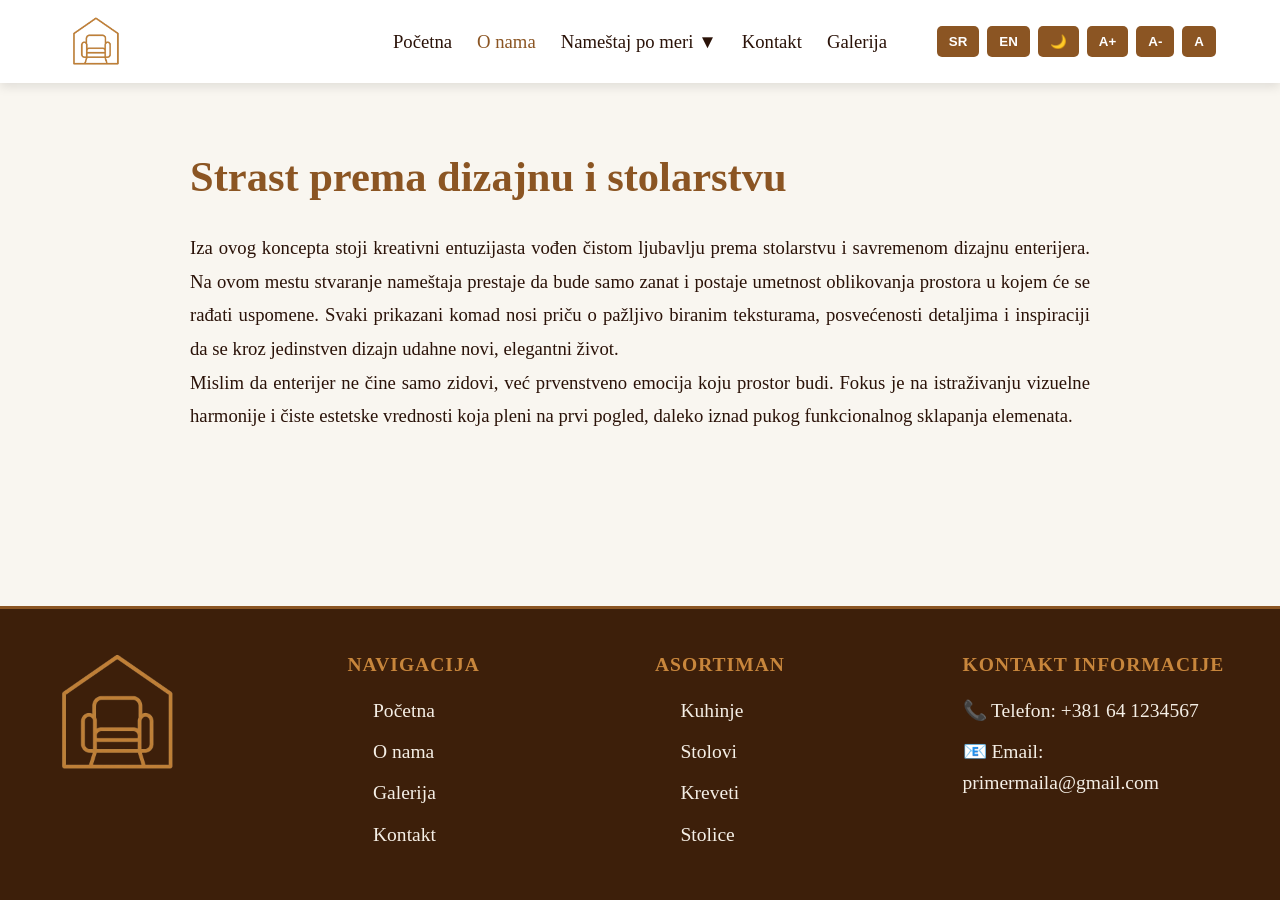
<file: o-nama.html>
<!DOCTYPE html>
<html lang="sr">
<head>
    <meta charset="UTF-8">
    <meta name="viewport" content="width=device-width, initial-scale=1.0">
    <title>O nama | Nameštaji po meri</title>    
    
    <meta name="description" content="Saznajte više o viziji, strasti i kreativnom procesu ove prezentacije unikatnog nameštaja po meri.">
    <meta name="keywords" content="o nama, izrada nameštaja po meri, dizajn enterijera, stolarstvo, unikatni nameštaj, prezentacija nameštaja, portfolio">
    <meta name="robots" content="index, follow">

    <meta property="og:title" content="O nama | Nameštaji po meri">
    <meta property="og:description" content="Upoznajte strast i kreativnost koji pokreću i inspirišu. Pogledajte kako kroz pažljivo birane teksture i detalje nastaju jedinstveni komadi nameštaja.">
    <meta property="og:type" content="website">
    <link rel="icon" type="image/png" href="slike/logo transparent.png" sizes="512x512">

    <link rel="stylesheet" href="css/style.css">
</head>
<body class="svetla">

    <header class="glavni-header">
        <div class="logo">
            <a href="index.html">
                <img src="slike/logo transparent.png" alt="Logo">
            </a>
        </div>

            <button id="hamburger" class="hamburger-dugme" aria-expanded="false" aria-label="Meni">
                <span></span>
                <span></span>
                <span></span>
            </button>
    
            <nav class="glavna-navigacija" id="nav-stavke">
            <a href="index.html" id="nav-pocetna">Početna</a>
            <a href="o-nama.html" class="aktivan" id="nav-onama">O nama</a>
        
            <div class="dropdown">
                <a href="#" class="dropbtn" id="nav-namestaj">Nameštaj po meri ▼</a>
                <div class="dropdown-sadrzaj">
                    <a href="kuhinje.html" id="nav-kuhinje">Kuhinje</a>                    
                    <a href="stolovi.html" id="nav-stolovi">Stolovi</a>
                    <a href="kreveti.html" id="nav-kreveti">Kreveti</a>
                    <a href="stolice.html" id="nav-stolice">Stolice</a>
                </div>
            </div>
        
            <a href="kontakt.html" id="nav-kontakt">Kontakt</a>
            <a href="galerija.html" id="nav-galerija">Galerija</a>
        </nav>

        <div class="kontrole">
            <button onclick="promeniJezik('sr')">SR</button>
            <button onclick="promeniJezik('en')">EN</button>
            <button id="prekidac-teme" title="Promeni temu">🌙</button>
            <button onclick="promeniFont('povecaj')" title="Povećaj font">A+</button>
            <button onclick="promeniFont('smanji')" title="Smanji font">A-</button>
            <button onclick="resetujFont()" id="resetuj-font" title="Resetuj veličinu fonta">A</button>
        </div>
    </header>

    <main>
        <section class="pocetna-sekcija o-nama-stranica">
            <div class="pocetna-tekst">
                <h1 id="o-nama-naslov">Strast prema dizajnu i stolarstvu</h1>
                
                <p id="o-nama-tekst-1" class="o-nama-pasus">
                    Iza ovog koncepta stoji kreativni entuzijasta vođen čistom ljubavlju prema stolarstvu i savremenom dizajnu enterijera.
                    Na ovom mestu stvaranje nameštaja prestaje da bude samo zanat i postaje umetnost oblikovanja prostora u kojem će se rađati uspomene.
                    Svaki prikazani komad nosi priču o pažljivo biranim teksturama, posvećenosti detaljima i inspiraciji da se kroz jedinstven dizajn udahne novi, elegantni život. <br>
                    Mislim da enterijer ne čine samo zidovi, već prvenstveno emocija koju prostor budi.
                    Fokus je na istraživanju vizuelne harmonije i čiste estetske vrednosti koja pleni na prvi pogled, daleko iznad pukog funkcionalnog sklapanja elemenata.
                </p>
    
            </div>        
        </section>
    </main>

    <footer class="glavni-footer">
        <div class="footer-kontejner">
            <div class="footer-kolona footer-logo-sekcija">
                <a href="index.html">
                    <img src="slike/logo transparent.png" alt="Logo">
                </a>
            </div>
        
            <div class="footer-kolona footer-nav-kolona">
                <h4 id="footer-navigacija-naslov">Navigacija</h4>
                <ul>
                    <li><a href="index.html" id="footer-navigacija-pocetna">Početna</a></li>
                    <li><a href="o-nama.html" id="footer-navigacija-onama">O nama</a></li>
                    <li><a href="galerija.html" id="footer-navigacija-galerija">Galerija</a></li>
                    <li><a href="kontakt.html" id="footer-navigacija-kontakt">Kontakt</a></li>
                </ul>
            </div>

            <div class="footer-kolona footer-nav-kolona">
                <h4 id="footer-asortiman-naslov">Asortiman</h4>
                <ul>
                    <li><a href="kuhinje.html" id="footer-asortiman-kuhinje">Kuhinje</a></li>
                    <li><a href="stolovi.html" id="footer-asortiman-stolovi">Stolovi</a></li>
                    <li><a href="kreveti.html" id="footer-asortiman-kreveti">Kreveti</a></li>
                    <li><a href="stolice.html" id="footer-asortiman-stolice">Stolice</a></li>
                </ul>
            </div>
        
            <div class="footer-kolona">
                <h4 id="footer-kontakt-naslov">Kontakt Informacije</h4>
                <ul>                    
                    <li>
                        <a href="tel:+381641234567"  id="footer-kontakt-telefon">
                            📞 Telefon: +381 64 1234567
                        </a>
                    </li>
                    <li>
                        <a href="mailto:primermaila@gmail.com" id="footer-kontakt-email">
                            📧 Email: primermaila@gmail.com
                        </a>
                    </li>
                </ul>
            </div>
        </div>
    </footer>

        
    <script src="js/jquery-4.0.0.js"></script>
    <script src="js/script.js"></script>
    <button id="nazad-na-vrh" title="Idi na vrh">&#9650;</button>
</body>
</html>
</file>
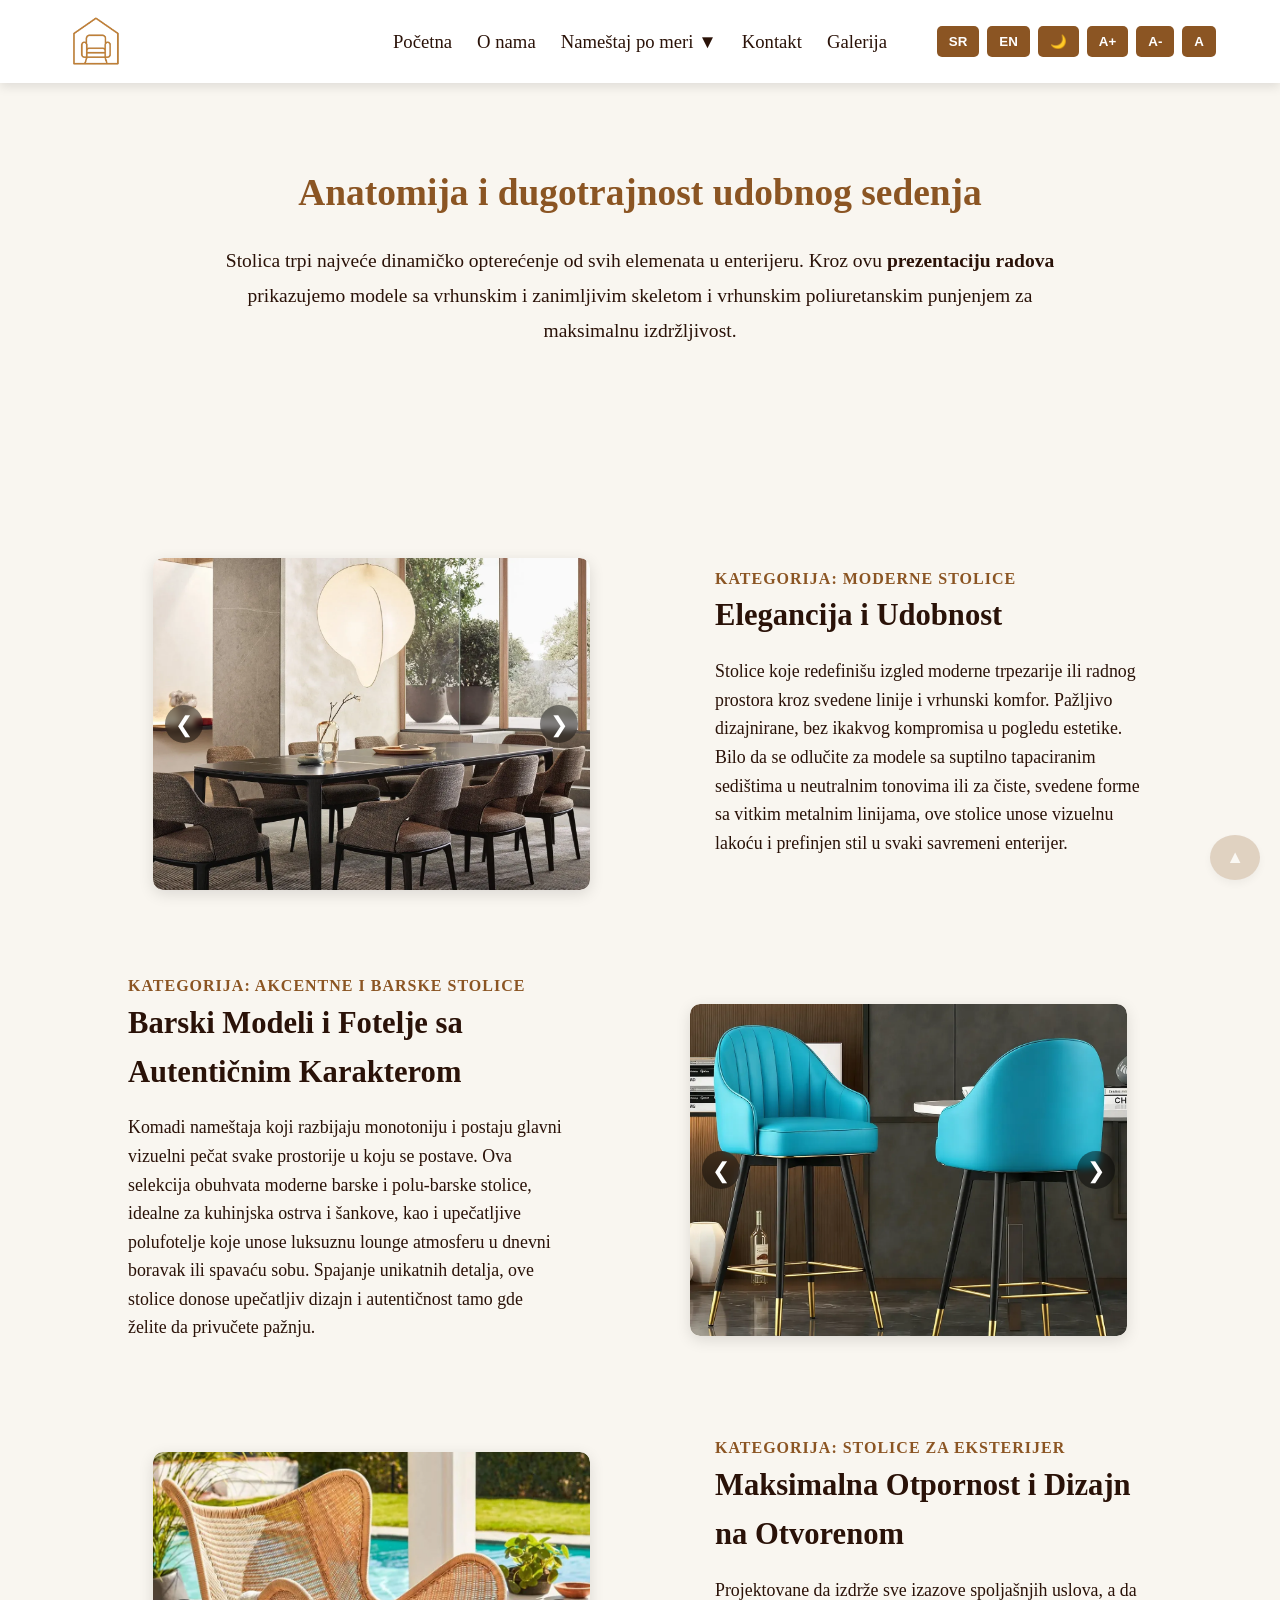
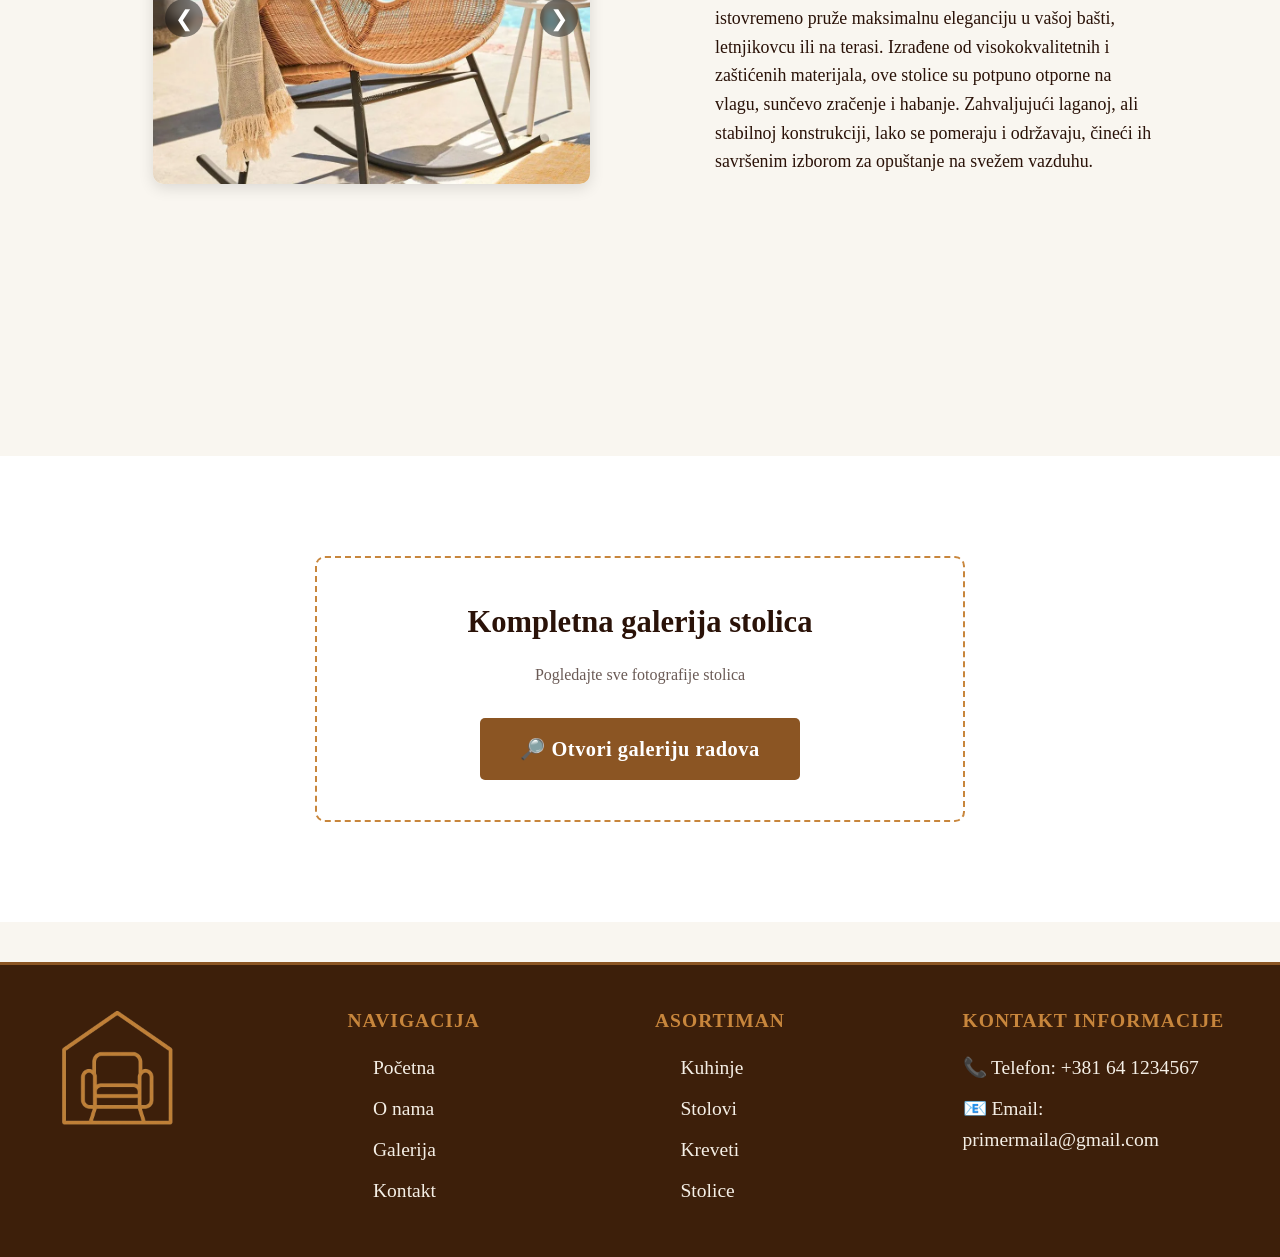
<file: stolice.html>
<!DOCTYPE html>
<html lang="sr">
<head>
    <meta charset="UTF-8">
    <meta name="viewport" content="width=device-width, initial-scale=1.0">
    <title>Stolice | Nameštaji po meri</title>    
    
    <meta name="description" content="Prezentacija unikatnih i dizajniranih stolica po meri. Pogledajte moderne trpezarijske, udobne barske stolice i izdržljive modele za eksterijer.">
    <meta name="keywords" content="stolice po meri, trpezarijske stolice, barske stolice, stolice za eksterijer, baštenske stolice, tapacirane stolice, nameštaj po meri">
    <meta name="robots" content="index, follow">

    <meta property="og:title" content="Stolice | Nameštaji po meri">
    <meta property="og:description" content="Pronađite savršen spoj vrhunske ergonomije, autentičnog dizajna i maksimalne izdržljivosti. Pogledajte ovu prezentaciju stolica za unutrašnje i spoljašnje prostore.">
    <meta property="og:type" content="website">
    <link rel="icon" type="image/png" href="slike/logo transparent.png" sizes="512x512">

    <link rel="stylesheet" href="css/style.css">
</head>
<body class="svetla">

    <header class="glavni-header">
        <div class="logo">
            <a href="index.html">
                <img src="slike/logo transparent.png" alt="Logo">
            </a>
        </div>

            <button id="hamburger" class="hamburger-dugme" aria-expanded="false" aria-label="Meni">
                <span></span>
                <span></span>
                <span></span>
            </button>
    
            <nav class="glavna-navigacija" id="nav-stavke">
            <a href="index.html" id="nav-pocetna">Početna</a>
            <a href="o-nama.html" id="nav-onama">O nama</a>
        
            <div class="dropdown">
                <a href="#" class="dropbtn" id="nav-namestaj">Nameštaj po meri ▼</a>
                <div class="dropdown-sadrzaj">
                    <a href="kuhinje.html" id="nav-kuhinje">Kuhinje</a>                    
                    <a href="stolovi.html" id="nav-stolovi">Stolovi</a>
                    <a href="kreveti.html" id="nav-kreveti">Kreveti</a>
                    <a href="stolice.html" class="aktivan" id="nav-stolice">Stolice</a>
                </div>
            </div>
        
            <a href="kontakt.html" id="nav-kontakt">Kontakt</a>
            <a href="galerija.html" id="nav-galerija">Galerija</a>
        </nav>

        <div class="kontrole">
            <button onclick="promeniJezik('sr')">SR</button>
            <button onclick="promeniJezik('en')">EN</button>
            <button id="prekidac-teme" title="Promeni temu">🌙</button>
            <button onclick="promeniFont('povecaj')" title="Povećaj font">A+</button>
            <button onclick="promeniFont('smanji')" title="Smanji font">A-</button>
            <button onclick="resetujFont()" id="resetuj-font" title="Resetuj veličinu fonta">A</button>
        </div>
    </header>

    <section id="saznaj-vise" class="proizvod-uvod">
        <h2 class="uvod-naslov" id="stolice-uvod-naslov">Anatomija i dugotrajnost udobnog sedenja</h2>
        <p class="uvod-tekst" id="stolice-uvod-tekst">
            Stolica trpi najveće dinamičko opterećenje od svih elemenata u enterijeru. Kroz ovu <strong>prezentaciju radova</strong> prikazujemo modele sa vrhunskim i zanimljivim skeletom i vrhunskim poliuretanskim punjenjem za maksimalnu izdržljivost.
        </p>
    </section>

    <section class="proizvod-cik-cak-sekcija">

    <div class="proizvod-red">
        <div class="proizvod-slika-blok">
            <div class="mini-slajder-kontejner">
                <div class="mini-slajder-traka">
                    <img src="slike/Stolice/lepe stolice i sto.webp" alt="lepe stolice i sto" class="mini-slajd aktivna">
                    <img src="slike/Stolice/zlatne stolice.jpg" alt="zlatne stolice" class="mini-slajd">
                    <img src="slike/Stolice/moderne sive 3.jpg" alt="moderne sive 3" class="mini-slajd">
                </div>
                <button class="slajder-strelica levo" onclick="promeniMiniSlajd(this, -1)">❮</button>
                <button class="slajder-strelica desno" onclick="promeniMiniSlajd(this, 1)">❯</button>
            </div>
        </div>
        <div class="proizvod-tekst-blok">
            <span class="proizvod-kategorija-oznaka" id="stolice-kat1-kategorija">Kategorija: MODERNE STOLICE</span>
            <h2 id="stolice-kat1-naslov">Elegancija i Udobnost</h2>
            <p id="stolice-kat1-tekst">Stolice koje redefinišu izgled moderne trpezarije ili radnog prostora kroz svedene linije i vrhunski komfor.
               Pažljivo dizajnirane, bez ikakvog kompromisa u pogledu estetike.
               Bilo da se odlučite za modele sa suptilno tapaciranim sedištima u neutralnim tonovima ili za čiste, svedene forme sa vitkim metalnim linijama, ove stolice unose vizuelnu lakoću i prefinjen stil u svaki savremeni enterijer.</p>              
        </div>
    </div>

    <div class="proizvod-red">
        <div class="proizvod-slika-blok">
            <div class="mini-slajder-kontejner">
                <div class="mini-slajder-traka">
                    <img src="slike/Stolice/plave barske kozne.webp" alt="plave barske kozne" class="mini-slajd aktivna">
                    <img src="slike/Stolice/4 barske.jpg" alt="4 barske" class="mini-slajd">
                    <img src="slike/Stolice/2 plave barske.webp" alt="2 plave barske" class="mini-slajd">
                </div>
                <button class="slajder-strelica levo" onclick="promeniMiniSlajd(this, -1)">❮</button>
                <button class="slajder-strelica desno" onclick="promeniMiniSlajd(this, 1)">❯</button>
            </div>
        </div>
        <div class="proizvod-tekst-blok">
            <span class="proizvod-kategorija-oznaka" id="stolice-kat2-kategorija">Kategorija: AKCENTNE I BARSKE STOLICE</span>
            <h2 id="stolice-kat2-naslov">Barski Modeli i Fotelje sa Autentičnim Karakterom</h2>
            <p id="stolice-kat2-tekst">Komadi nameštaja koji razbijaju monotoniju i postaju glavni vizuelni pečat svake prostorije u koju se postave.
               Ova selekcija obuhvata moderne barske i polu-barske stolice, idealne za kuhinjska ostrva i šankove, kao i upečatljive polufotelje koje unose luksuznu lounge atmosferu u dnevni boravak ili spavaću sobu.
               Spajanje unikatnih detalja, ove stolice donose upečatljiv dizajn i autentičnost tamo gde želite da privučete pažnju.</p>                
        </div>
    </div>

    <div class="proizvod-red">
        <div class="proizvod-slika-blok">
            <div class="mini-slajder-kontejner">
                <div class="mini-slajder-traka">
                    <img src="slike/Stolice/stolice napolje lepe webp.webp" alt="stolice napolje lepe webp" class="mini-slajd">
                    <img src="slike/Stolice/drvena ljuljajuca.webp" alt="drvena ljuljajuca" class="mini-slajd aktivna">
                    <img src="slike/Stolice/neobicno od drveta .webp" alt="neobicno od drveta" class="mini-slajd">
                </div>
                <button class="slajder-strelica levo" onclick="promeniMiniSlajd(this, -1)">❮</button>
                <button class="slajder-strelica desno" onclick="promeniMiniSlajd(this, 1)">❯</button>
            </div>
        </div>
        <div class="proizvod-tekst-blok">
            <span class="proizvod-kategorija-oznaka" id="stolice-kat3-kategorija">Kategorija: STOLICE ZA EKSTERIJER</span>
            <h2 id="stolice-kat3-naslov">Maksimalna Otpornost i Dizajn na Otvorenom</h2>
            <p id="stolice-kat3-tekst">Projektovane da izdrže sve izazove spoljašnjih uslova, a da istovremeno pruže maksimalnu eleganciju u vašoj bašti, letnjikovcu ili na terasi.
               Izrađene od visokokvalitetnih i zaštićenih materijala, ove stolice su potpuno otporne na vlagu, sunčevo zračenje i habanje. Zahvaljujući laganoj, ali stabilnoj konstrukciji, lako se pomeraju i održavaju, čineći ih savršenim izborom za opuštanje na svežem vazduhu.</p>                
        </div>
    </div>

</section>


     <section class="proizvod-cik-cak-sekcija">
     
    </section>

    <section class="galerija-baner">
        <div class="galerija-baner-unutrasnji">
            <h3 class="galerija-baner-naslov" id="stolice-baner-naslov">Kompletna galerija stolica</h3>
            <p class="galerija-baner-tekst" id="stolice-baner-tekst">Pogledajte sve fotografije stolica</p>
            <a href="galerija.html#stolice" class="dugme-proizvod dugme-galerija" id="baner-dugme">
                🔎 Otvori galeriju radova
            </a>
        </div>
    </section>

    <footer class="glavni-footer">
        <div class="footer-kontejner">
            <div class="footer-kolona footer-logo-sekcija">
                <a href="index.html">
                    <img src="slike/logo transparent.png" alt="Logo">
                </a>
            </div>
        
            <div class="footer-kolona footer-nav-kolona">
                <h4 id="footer-navigacija-naslov">Navigacija</h4>
                <ul>
                    <li><a href="index.html" id="footer-navigacija-pocetna">Početna</a></li>
                    <li><a href="o-nama.html" id="footer-navigacija-onama">O nama</a></li>
                    <li><a href="galerija.html" id="footer-navigacija-galerija">Galerija</a></li>
                    <li><a href="kontakt.html" id="footer-navigacija-kontakt">Kontakt</a></li>
                </ul>
            </div>

            <div class="footer-kolona footer-nav-kolona">
                <h4 id="footer-asortiman-naslov">Asortiman</h4>
                <ul>
                    <li><a href="kuhinje.html" id="footer-asortiman-kuhinje">Kuhinje</a></li>
                    <li><a href="stolovi.html" id="footer-asortiman-stolovi">Stolovi</a></li>
                    <li><a href="kreveti.html" id="footer-asortiman-kreveti">Kreveti</a></li>
                    <li><a href="stolice.html" id="footer-asortiman-stolice">Stolice</a></li>
                </ul>
            </div>
        
            <div class="footer-kolona">
                <h4 id="footer-kontakt-naslov">Kontakt Informacije</h4>
                <ul>                    
                    <li>
                        <a href="tel:+381641234567"  id="footer-kontakt-telefon">
                            📞 Telefon: +381 64 1234567
                        </a>
                    </li>
                    <li>
                        <a href="mailto:primermaila@gmail.com" id="footer-kontakt-email">
                            📧 Email: primermaila@gmail.com
                        </a>
                    </li>
                </ul>
            </div>
        </div>
    </footer>
        
    <script src="js/jquery-4.0.0.js"></script>
    <script src="js/script.js"></script>
    <button id="nazad-na-vrh" title="Idi na vrh">&#9650;</button>
</body>
</html>
</file>
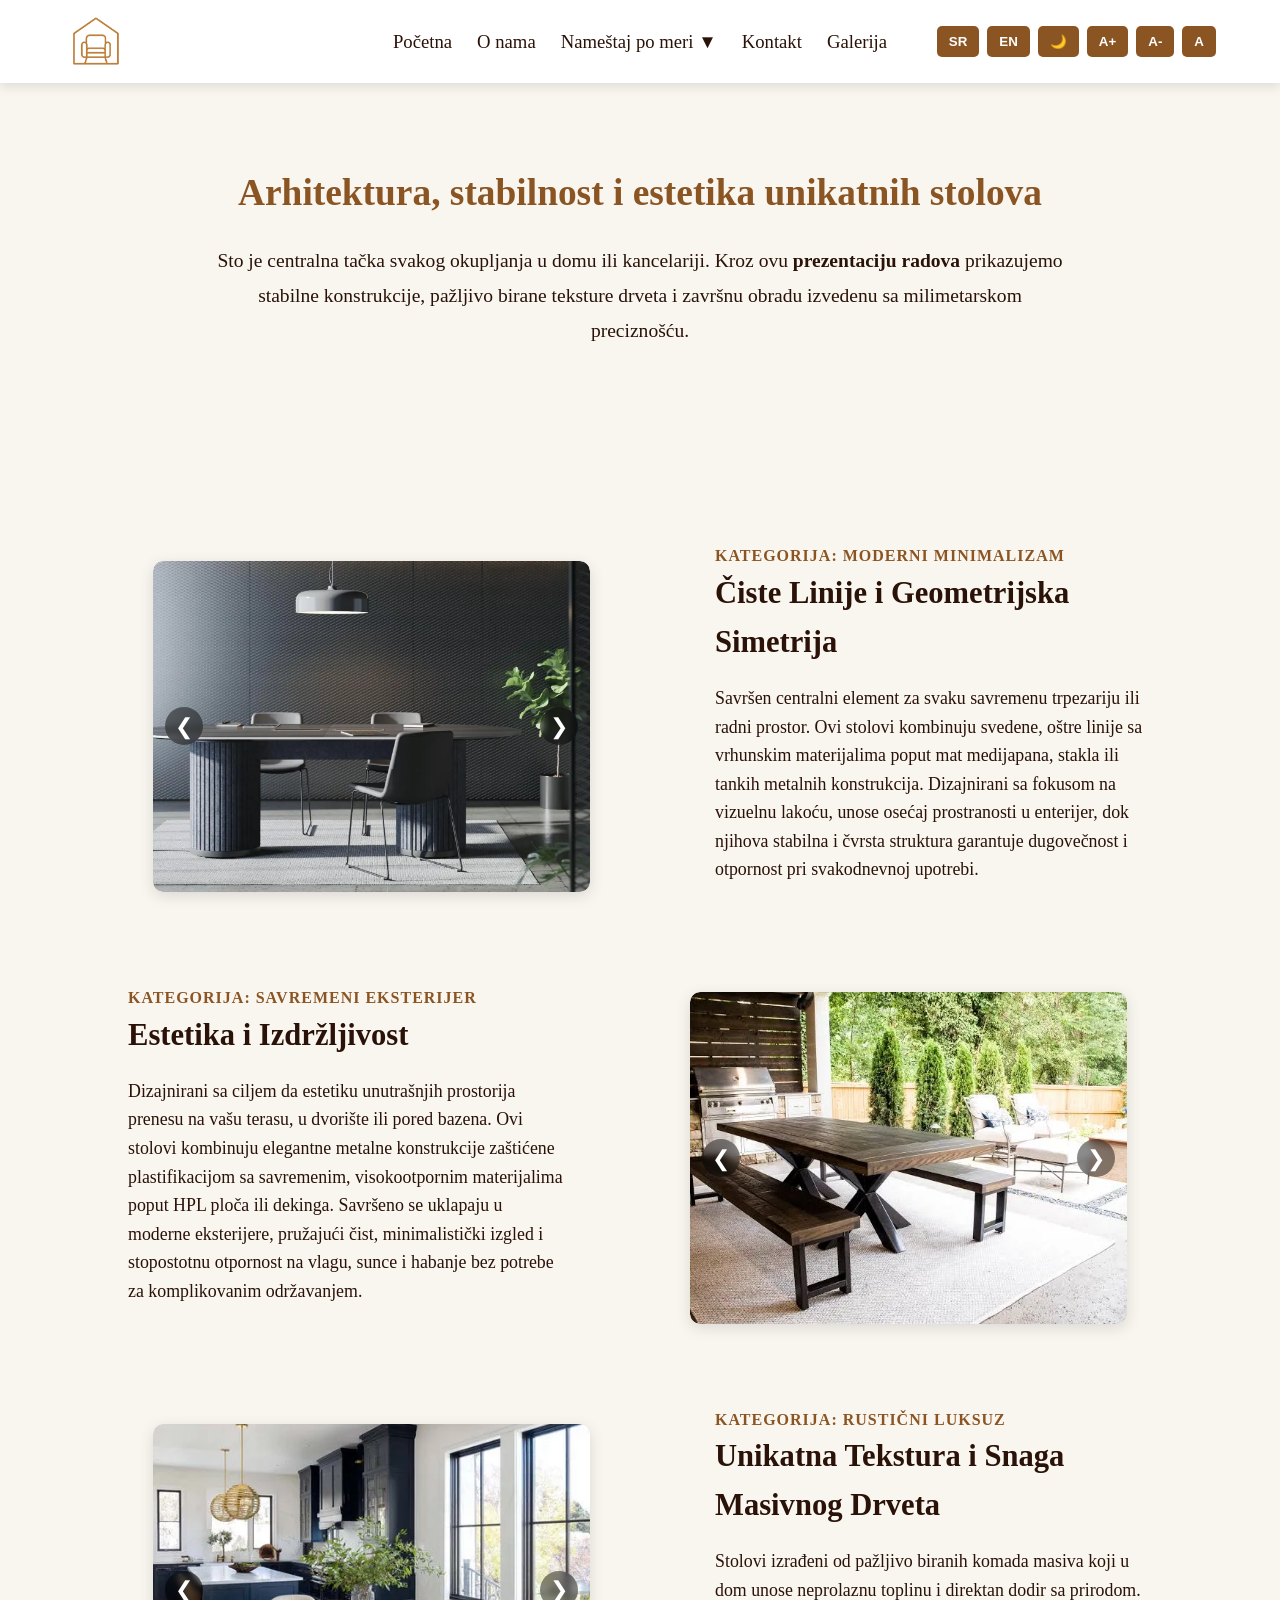
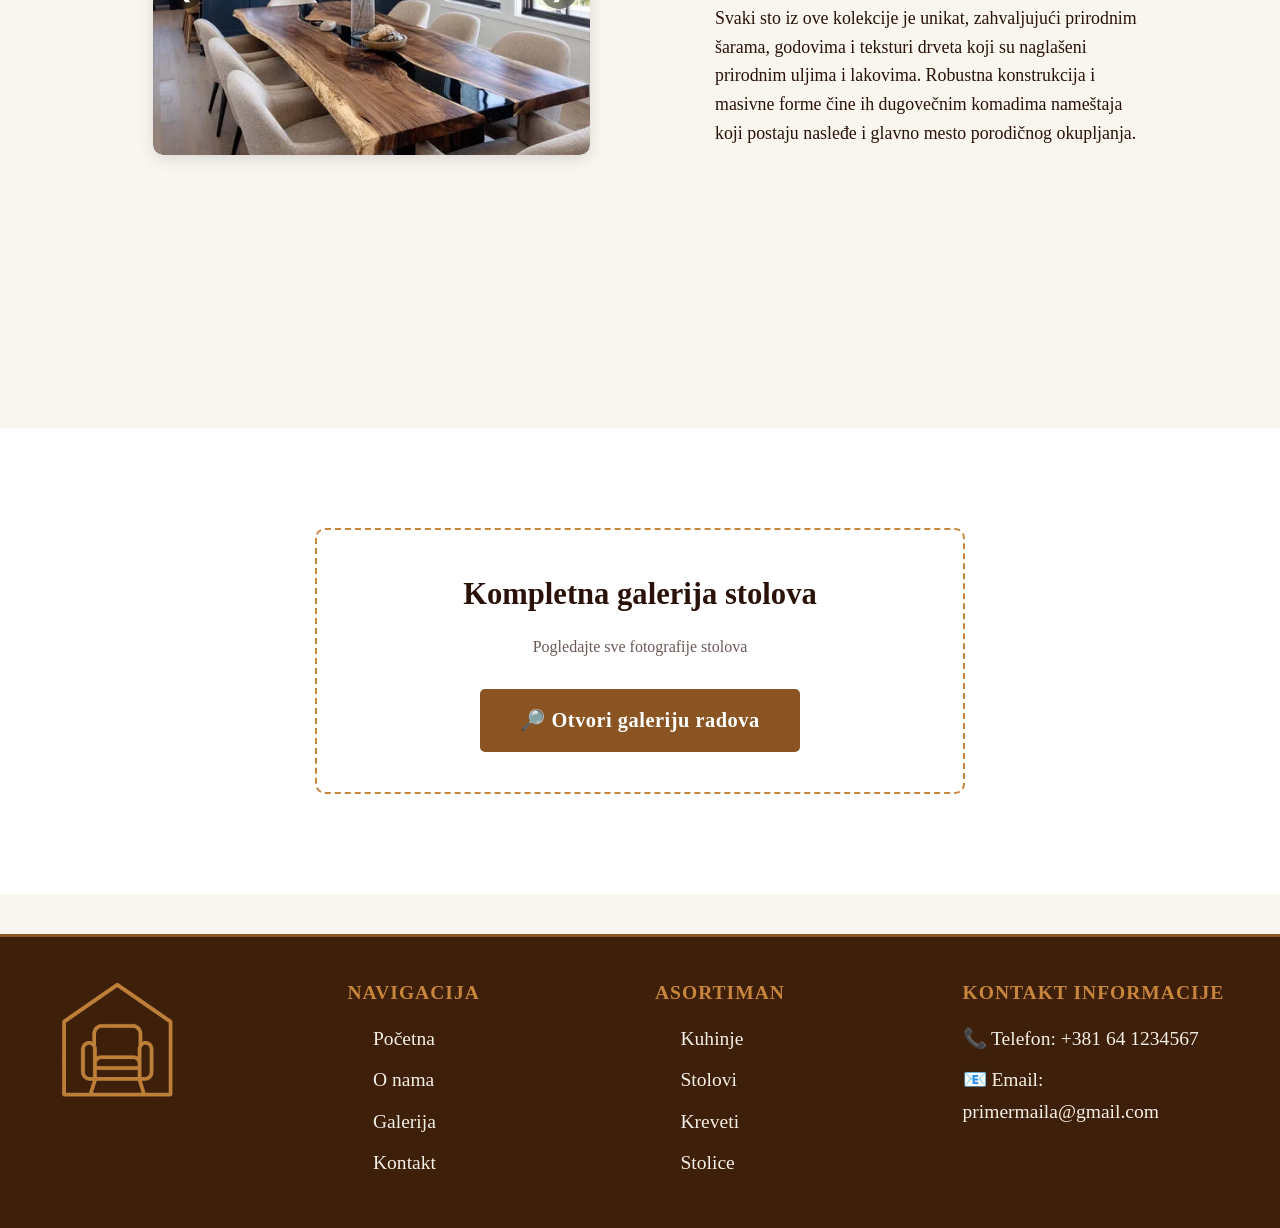
<file: stolovi.html>
<!DOCTYPE html>
<html lang="sr">
<head>
    <meta charset="UTF-8">
    <meta name="viewport" content="width=device-width, initial-scale=1.0">
    <title>Stolovi | Nameštaji po meri</title>    
    
    <meta name="description" content="Prezentacija unikatnih trpezarijskih i radnih stolova po meri. Pogledajte vrhunska rešenja koja spajaju masivno drvo, stabilne metalne konstrukcije i moderan industrijski dizajn.">
    <meta name="keywords" content="stolovi po meri, trpezarijski stolovi, stolovi od punog drveta, radni stolovi, industrijski dizajn stolova, stolovi od masiva, nameštaj po meri">
    <meta name="robots" content="index, follow">

    <meta property="og:title" content="Stolovi | Nameštaji po meri">
    <meta property="og:description" content="Unesite toplinu i snagu modernog dizajna u svoj dom. Pogledajte ovu prezentaciju unikatnih stolova za enterijer i eksterijer izvedenih sa vrhunskom preciznošću.">
    <meta property="og:type" content="website">
    <link rel="icon" type="image/png" href="slike/logo transparent.png" sizes="512x512">
    
    <link rel="stylesheet" href="css/style.css">
</head>
<body class="svetla">

    <header class="glavni-header">
        <div class="logo">
            <a href="index.html">
                <img src="slike/logo transparent.png" alt="Logo">
            </a>
        </div>

            <button id="hamburger" class="hamburger-dugme" aria-expanded="false" aria-label="Meni">
                <span></span>
                <span></span>
                <span></span>
            </button>
    
            <nav class="glavna-navigacija" id="nav-stavke">
            <a href="index.html" id="nav-pocetna">Početna</a>
            <a href="o-nama.html" id="nav-onama">O nama</a>
        
            <div class="dropdown">
                <a href="#" class="dropbtn" id="nav-namestaj">Nameštaj po meri ▼</a>
                <div class="dropdown-sadrzaj">
                    <a href="kuhinje.html" id="nav-kuhinje">Kuhinje</a>                    
                    <a href="stolovi.html" class="aktivan" id="nav-stolovi">Stolovi</a>
                    <a href="kreveti.html" id="nav-kreveti">Kreveti</a>
                    <a href="stolice.html" id="nav-stolice">Stolice</a>
                </div>
            </div>
        
            <a href="kontakt.html" id="nav-kontakt">Kontakt</a>
            <a href="galerija.html" id="nav-galerija">Galerija</a>
        </nav>

        <div class="kontrole">
            <button onclick="promeniJezik('sr')">SR</button>
            <button onclick="promeniJezik('en')">EN</button>
            <button id="prekidac-teme" title="Promeni temu">🌙</button>
            <button onclick="promeniFont('povecaj')" title="Povećaj font">A+</button>
            <button onclick="promeniFont('smanji')" title="Smanji font">A-</button>
            <button onclick="resetujFont()" id="resetuj-font" title="Resetuj veličinu fonta">A</button>
        </div>
    </header>


    <section id="saznaj-vise" class="proizvod-uvod">
        <h2 class="uvod-naslov" id="stolovi-uvod-naslov">Arhitektura, stabilnost i estetika unikatnih stolova</h2>
        <p class="uvod-tekst" id="stolovi-uvod-tekst">
            Sto je centralna tačka svakog okupljanja u domu ili kancelariji. Kroz ovu <strong>prezentaciju radova</strong> prikazujemo stabilne konstrukcije, pažljivo birane teksture drveta i završnu obradu izvedenu sa milimetarskom preciznošću.
        </p>
    </section>

    <section class="proizvod-cik-cak-sekcija">

    <div class="proizvod-red">
        <div class="proizvod-slika-blok">
            <div class="mini-slajder-kontejner">
                <div class="mini-slajder-traka">
                    <img src="slike/Stolovi/crn kancelariski sto.webp" alt="crn kancelariski sto" class="mini-slajd aktivna">
                    <img src="slike/Stolovi/beo krem sto.webp" alt="beo krem sto" class="mini-slajd">
                    <img src="slike/Stolovi/moderni radni sto.jpg" alt="moderni radni sto" class="mini-slajd">
                </div>
                <button class="slajder-strelica levo" onclick="promeniMiniSlajd(this, -1)">❮</button>
                <button class="slajder-strelica desno" onclick="promeniMiniSlajd(this, 1)">❯</button>
            </div>
        </div>
        <div class="proizvod-tekst-blok">
            <span class="proizvod-kategorija-oznaka" id="stolovi-kat1-kategorija">Kategorija: Moderni Minimalizam</span>
            <h2 id="stolovi-kat1-naslov">Čiste Linije i Geometrijska Simetrija</h2>
            <p id="stolovi-kat1-tekst">Savršen centralni element za svaku savremenu trpezariju ili radni prostor.
               Ovi stolovi kombinuju svedene, oštre linije sa vrhunskim materijalima poput mat medijapana, stakla ili tankih metalnih konstrukcija.
               Dizajnirani sa fokusom na vizuelnu lakoću, unose osećaj prostranosti u enterijer, dok njihova stabilna i čvrsta struktura garantuje dugovečnost i otpornost pri svakodnevnoj upotrebi.</p>              
        </div>
    </div>

    <div class="proizvod-red">
        <div class="proizvod-slika-blok">
            <div class="mini-slajder-kontejner">
                <div class="mini-slajder-traka">
                    <img src="slike/Stolovi/drveni za napolje 2.webp" alt="drveni za napolje 2" class="mini-slajd aktivna">
                    <img src="slike/Stolovi/sto za napolje.jpg" alt="sto za napolje" class="mini-slajd">
                    <img src="slike/Stolovi/drveni radni sto napolju.webp" alt="drveni radni sto napolju" class="mini-slajd">
                </div>
                <button class="slajder-strelica levo" onclick="promeniMiniSlajd(this, -1)">❮</button>
                <button class="slajder-strelica desno" onclick="promeniMiniSlajd(this, 1)">❯</button>
            </div>
        </div>
        <div class="proizvod-tekst-blok">
            <span class="proizvod-kategorija-oznaka" id="stolovi-kat2-kategorija">Kategorija: SAVREMENI EKSTERIJER</span>
            <h2 id="stolovi-kat2-naslov">Estetika i Izdržljivost</h2>
            <p id="stolovi-kat2-tekst">Dizajnirani sa ciljem da estetiku unutrašnjih prostorija prenesu na vašu terasu, u dvorište ili pored bazena.
               Ovi stolovi kombinuju elegantne metalne konstrukcije zaštićene plastifikacijom sa savremenim, visokootpornim materijalima poput HPL ploča ili dekinga.
               Savršeno se uklapaju u moderne eksterijere, pružajući čist, minimalistički izgled i stopostotnu otpornost na vlagu, sunce i habanje bez potrebe za komplikovanim održavanjem.</p>                
        </div>
    </div>

    <div class="proizvod-red">
        <div class="proizvod-slika-blok">
            <div class="mini-slajder-kontejner">
                <div class="mini-slajder-traka">
                    <img src="slike/Stolovi/drveni crno popunjen.webp" alt="drveni crno popunjen" class="mini-slajd aktivna">
                    <img src="slike/Stolovi/drveni plavo popunjen.webp" alt="drveni plavo popunjen" class="mini-slajd">
                    <img src="slike/Stolovi/veliki drveni sto.jpg" alt="veliki drveni sto" class="mini-slajd">
                </div>
                <button class="slajder-strelica levo" onclick="promeniMiniSlajd(this, -1)">❮</button>
                <button class="slajder-strelica desno" onclick="promeniMiniSlajd(this, 1)">❯</button>
            </div>
        </div>
        <div class="proizvod-tekst-blok">
            <span class="proizvod-kategorija-oznaka" id="stolovi-kat3-kategorija">Kategorija: RUSTIČNI LUKSUZ</span>
            <h2 id="stolovi-kat3-naslov">Unikatna Tekstura i Snaga Masivnog Drveta</h2>
            <p id="stolovi-kat3-tekst">Stolovi izrađeni od pažljivo biranih komada masiva koji u dom unose neprolaznu toplinu i direktan dodir sa prirodom.
               Svaki sto iz ove kolekcije je unikat, zahvaljujući prirodnim šarama, godovima i teksturi drveta koji su naglašeni prirodnim uljima i lakovima.
               Robustna konstrukcija i masivne forme čine ih dugovečnim komadima nameštaja koji postaju nasleđe i glavno mesto porodičnog okupljanja.</p>
        </div>
    </div>

</section>


     <section class="proizvod-cik-cak-sekcija">
     
    </section>

    <section class="galerija-baner">
        <div class="galerija-baner-unutrasnji">
            <h3 class="galerija-baner-naslov" id="stolovi-baner-naslov">Kompletna galerija stolova</h3>
            <p class="galerija-baner-tekst" id="stolovi-baner-tekst">Pogledajte sve fotografije stolova</p>
            <a href="galerija.html#stolovi" class="dugme-proizvod dugme-galerija" id="baner-dugme">
                🔎 Otvori galeriju radova
            </a>
        </div>
    </section>

    <footer class="glavni-footer">
        <div class="footer-kontejner">
            <div class="footer-kolona footer-logo-sekcija">
                <a href="index.html">
                    <img src="slike/logo transparent.png" alt="Logo">
                </a>
            </div>
        
            <div class="footer-kolona footer-nav-kolona">
                <h4 id="footer-navigacija-naslov">Navigacija</h4>
                <ul>
                    <li id="footer-navigacija-pocetna"><a href="index.html">Početna</a></li>
                    <li id="footer-navigacija-onama"><a href="o-nama.html">O nama</a></li>
                    <li id="footer-navigacija-galerija"><a href="galerija.html">Galerija</a></li>
                    <li id="footer-navigacija-kontakt"><a href="kontakt.html">Kontakt</a></li>
                </ul>
            </div>

            <div class="footer-kolona footer-nav-kolona">
                <h4 id="footer-asortiman-naslov">Asortiman</h4>
                <ul>
                    <li><a href="kuhinje.html" id="footer-asortiman-kuhinje">Kuhinje</a></li>
                    <li><a href="stolovi.html" id="footer-asortiman-stolovi">Stolovi</a></li>
                    <li><a href="kreveti.html" id="footer-asortiman-kreveti">Kreveti</a></li>
                    <li><a href="stolice.html" id="footer-asortiman-stolice">Stolice</a></li>
                </ul>
            </div>
        
            <div class="footer-kolona">
                <h4 id="footer-kontakt-naslov">Kontakt Informacije</h4>
                <ul>                    
                    <li id="footer-kontakt-telefon">
                        <a href="tel:+381641234567">
                            📞 Telefon: +381 64 1234567
                        </a>
                    </li>
                    <li id="footer-kontakt-email">
                        <a href="mailto:primermaila@gmail.com">
                            📧 Email: primermaila@gmail.com
                        </a>
                    </li>
                </ul>
            </div>
        </div>
    </footer>


        
    <script src="js/jquery-4.0.0.js"></script>
    <script src="js/script.js"></script>
    <button id="nazad-na-vrh" title="Idi na vrh">&#9650;</button>
</body>
</html>
</file>
<file: css/style.css>
/* ============================================================
   SADRŽAJ STRUKTURE - NAJBOLJA PRAKSA ZA PISANJE CSS-A:
   0. Font
   1. CSS VARIJABLE (Koren za teme i boje)
   2. OSNOVNI RESET (Čišćenje fabričkih margina pregledača)
   3. HEADER I NAVIGACIJA (Sticky meni)
   4. pocetna SEKCIJE (Glavni baneri na vrhu stranica)
   5. KARTICE (Prikaz usluga i asortimana)
   6. GALERIJA / HORIZONTALNI KARUSEL (Prikaz radova)
   7. PROIZVODNE STRANICE (Cik-cak raspored)
   8. MINI SLAJDERI (Prezentacija u proizvodima)
   9. GLAVNI FOOTER (Podnožje sajta)
   10. DODATNE KLASE (Izvučeni stilovi sa stranica)
   11. DUGME NAZAD NA VRH (JQuery)
   12. RESPONSIVE MEDIA UPITI (@media)
============================================================ */

/* ============================================================
   0. Font
   ============================================================ */
@font-face {
    font-family: 'MonsterratBlack';
    src: url('../font/MontserratBlack-3zOvZ') format('ttf');

}

/* ============================================================
   1. CSS VARIJABLE I TEME
   ============================================================ */
:root {
    
    --tranzicija: all 0.3s ease; 
    --radijus: 10px;             
    --radijus-mali: 5px;         
    --senka: 0 5px 15px rgba(0, 0, 0, 0.1);      
    --senka-jak: 0 10px 20px rgba(0, 0, 0, 0.15); 
    --font-modifikator: 0px; 
    --bazni-font: 17px;      
}

/*Dodavanje fonta na sve elemente.*/
body, h1, h2, h3, h4, h5, h6, p, a {
    font-family: 'MonsterratBlack', 'Times New Roman', serif !important;
}


body.svetla {
    --pozadina: #f9f6f0;
    --tekst: #2a1208;
    --header-pozadina: #ffffff;
    --header-senka: rgba(0,0,0,0.1);
    --primarna-boja: #8B5523;       
    --primarna-hover: #C8863C;      
    --kartica-bg: #ffffff;
    
    --boja-pozadina: #ffffff;
    --boja-pozadina2: #f5efe6;
    --boja-tekst: #2a1208;
    --boja-tekst-siva: #6a5a55;
    --boja-primarna: #8B5523;
    --boja-tamna: #3D1F0A;
    --boja-svetla: #F5EFE6;
    --boja-zlatna: #C8863C;
    --boja-srednja: #e0dcd5;
    --boja-bela: #ffffff;
}

body.tamna {
    --pozadina: #1e1c1a;
    --tekst: #f5efe6;
    --header-pozadina: #2c2926;
    --header-senka: rgba(0,0,0,0.5);
    --primarna-boja: #C8863C;       
    --primarna-hover: #8B5523;
    --kartica-bg: #2c2926;
    
    --boja-pozadina: #2c2926;
    --boja-pozadina2: #1e1c1a;
    --boja-tekst: #f5efe6;
    --boja-tekst-siva: #bfaea8;
    --boja-primarna: #C8863C;
    --boja-tamna: #151412;
    --boja-svetla: #2c2926;
    --boja-zlatna: #C8A96E;
    --boja-srednja: #3e3a36;
    --boja-bela: #ffffff;
}

/* ============================================================
   2. OSNOVNI RESET I STRUKTURA STRANICE
   ============================================================ */
* {
    margin: 0;   
    padding: 0;
    box-sizing: border-box; 
}

html{
    font-size: calc(var(--bazni-font) + var(--font-modifikator)) !important;
}

html, body {
    height: 100%;
}

body {
    background-color: var(--pozadina);
    color: var(--tekst);
    font-family: 'Segoe UI', Arial, sans-serif;
    font-size: 16px;
    transition: var(--tranzicija); 
    line-height: 1.6; 
    display: flex;
    flex-direction: column;
    min-height: 100vh; 
}

main {
    flex: 1 0 auto; 
}

/* ============================================================
   3. HEADER I NAVIGACIJA
   ============================================================ */
.glavni-header {
    display: flex; 
    justify-content: space-between; 
    align-items: center; 
    padding: 15px 5%;
    background-color: var(--header-pozadina);
    box-shadow: 0 4px 10px var(--header-senka);
    position: sticky; 
    top: 0;
    z-index: 1000; 
}

.logo {
    flex: 1; 
    display: flex;
    justify-content: flex-start; 
}

.logo img, 
.navbar-brand img {
    display: block;
    height: 3.125rem;   
    width: auto;        
    max-height: 100%;   
}

.glavna-navigacija {
    flex: 0 1 auto;
    display: flex;
    gap: 25px; 
    align-items: center;
    justify-content: center;
}

.glavna-navigacija a {
    text-decoration: none; 
    color: var(--tekst);
    font-size: 1.1rem;
    font-weight: 500;
    transition: var(--tranzicija);
}

.glavna-navigacija a:hover, 
.glavna-navigacija a.aktivan {
    color: var(--primarna-boja);
}

.dropdown {
    position: relative; 
    display: inline-block;
}

.dropdown-sadrzaj {
    display: none; 
    position: absolute; 
    background-color: var(--header-pozadina);
    min-width: 160px;
    box-shadow: 0px 8px 16px var(--header-senka);
    border-radius: 5px;
    top: 100%; 
    left: 0;
    overflow: hidden; 
}

.dropdown:hover .dropdown-sadrzaj {
    display: block;
}

.dropdown-sadrzaj a {
    display: block; 
    padding: 12px 16px;
    font-size: 1rem;
}

.dropdown-sadrzaj a:hover {
    background-color: var(--primarna-boja);
    color: #ffffff;
}

.kontrole {
    flex: 1;
    display: flex;
    justify-content: flex-end; 
    gap: 8px; 
}

.kontrole button {
    background-color: var(--primarna-boja);
    color: #fff;
    border: none;
    padding: 8px 12px;
    border-radius: 5px;
    cursor: pointer; 
    font-weight: bold;
    transition: var(--tranzicija);
}

.kontrole button:hover {
    background-color: var(--primarna-hover);
    transform: translateY(-2px); 
}

/* ============================================================
   4. pocetna SEKCIJE (Glavni baneri na vrhu stranica)
   ============================================================ */
.pocetna-sekcija {
    display: flex;
    align-items: center;
    gap: 50px;
    padding: 60px 5%;
    max-width: 1300px; 
    margin: 0 auto; 
}

.pocetna-tekst {
    flex: 1; 
}

.pocetna-tekst h1 {
    font-size: 2.5rem;
    margin-bottom: 20px;
    color: var(--primarna-boja);
}

.pocetna-tekst p {
    font-size: 1.1rem;
    margin-bottom: 30px;
}

.pocetna-slika {
    flex: 1; 
}

.pocetna-slika img {
    width: 100%; 
    border-radius: 10px;
    box-shadow: 0 10px 20px var(--header-senka);
}

.o-nama-stranica .pocetna-tekst {
    max-width: 900px;
    margin: 0 auto;
}

.o-nama-pasus {
    margin-bottom: 1.5rem;
    line-height: 1.8;
    text-align: justify; 
}

.o-nama-stranica .pocetna-slika {
    margin-top: 3rem;
    border-radius: 8px;
    overflow: hidden;
    box-shadow: 0 10px 30px rgba(0, 0, 0, 0.1);
}

.o-nama-stranica .pocetna-slika img {
    width: 100%;
    height: auto;
    object-fit: cover; 
    display: block;
}

/* ============================================================
   5. KARTICE (Prikaz glavnih usluga: Kuhinje, Kreveti...)
   ============================================================ */
.namestaj-po-meri-kartice-sekcija {
    display: flex;
    flex-wrap: wrap; 
    justify-content: center;
    gap: 30px;
    padding: 40px 5%;
    max-width: 1920px;
    margin: 0 auto;
}

.namestaj-po-meri-kartice-sekcija h2 {
    text-align: center;
    width: 100%;
    margin-bottom: 30px;
}

.kartica {
    background-color: var(--kartica-bg);
    border-radius: 10px;
    padding: 20px;
    width: 100%;          
    max-width: 350px;     
    text-align: center;
    box-shadow: 0 5px 15px var(--header-senka);
    transition: var(--tranzicija);
    display: flex;
    flex-direction: column;
}

.kartica:hover {
    transform: translateY(-10px); 
}

.kartica img {
    height: 220px;        
    width: 100%;
    border-radius: 8px;
    margin-bottom: 15px;
    object-fit: cover;    
}

.kartica h3 {
    font-size: 1.4rem;    
    margin-bottom: 10px;
}

.kartica p {
    font-size: 1.05rem;  
    margin-bottom: 20px;
}

.link-detaljnije {
    display: inline-block;
    color: var(--primarna-boja); 
    font-weight: bold;
    text-decoration: none;
    white-space: nowrap; 
    padding: 5px 0;      
    margin-top: auto;     
    font-size: 1rem;     
}
/* ============================================================
   6. DINAMIČKI MULTI-SLAJDERI (Oni sto prikazuju 3 slike)
   ============================================================ */
.galerija-zaglavlje {
    text-align: center;
    margin-bottom: 60px;
}

#galerija-naslov { color: var(--primarna-boja); font-size: 2.8rem; margin-bottom: 10px; }
#galerija-opis { font-size: 1.2rem; max-width: 600px; margin: 0 auto; color: var(--boja-tekst-siva); }

.galerija-kategorija {
    margin-bottom: 80px;
    text-align: center;
    scroll-margin-top: 100px; 
}

.galerija-kategorija h2 {
    font-size: 2rem;
    color: var(--primarna-boja);
    margin-bottom: 10px;
    position: relative;
    display: inline-block;
    padding-bottom: 8px;
}

.galerija-kategorija h2::after {
    content: '';
    position: absolute;
    bottom: 0;
    left: 25%;
    width: 50%;
    height: 3px;
    background-color: var(--primarna-hover);
    border-radius: var(--radijus-mali);
}

.galerija-kategorija-opis { font-size: 1.05rem; color: var(--boja-tekst-siva); margin-bottom: 30px; }

.slajder-okvir {
    position: relative;
    max-width: 1200px;
    width: 100%;
    margin: 0 auto;
    padding: 0 10px;
    box-sizing: border-box;
}

.slajder-prozor {
    width: 100%;
    overflow: hidden; 
}

.slajder-traka {
    display: flex;
    width: 100%;
    margin: 0 -10px;
    transition: transform 0.4s cubic-bezier(0.25, 0.46, 0.45, 0.94); 
}

.slajd {
    flex: 0 0 33.3333%;
    padding: 0 10px; 
    box-sizing: border-box;
}

.slajd img {
    width: 100%;
    aspect-ratio: 1 / 1; 
    object-fit: cover;
    display: block;
    border-radius: var(--radijus);
    box-shadow: var(--senka-srednja); 
    background-color: var(--kartica-bg);
    transition: var(--tranzicija);
}

.slajd img:hover {
    box-shadow: var(--senka-jak);
    transform: translateY(-2px);
}

.slajder-strelica {
    position: absolute;
    top: 50%;
    transform: translateY(-50%);
    background-color: rgba(0, 0, 0, 0.6);
    color: #ffffff;
    border: none;
    width: 45px;
    height: 45px;
    border-radius: 50%;
    cursor: pointer;
    z-index: 10;
    font-size: 1.3rem;
    display: flex;
    align-items: center;
    justify-content: center;
    transition: var(--tranzicija);
    backdrop-filter: blur(3px); 
}

.slajder-strelica:hover {
    background-color: var(--primarna-boja);
    scale: 1.1;
}
.slajder-strelica-levo { left: -1.2rem; }
.slajder-strelica-desno { right: 0rem; }

.video-okvir {
    max-width: 900px;
    margin: 30px auto 0 auto;
    width: 100%;
}

.video-prozor {
    position: relative;
    padding-bottom: 56.25%; 
    height: 0;
    overflow: hidden;
    border-radius: var(--radijus, 10px);
    box-shadow: var(--senka);
}

.video-prozor iframe {
    position: absolute; 
    top: 0;
    left: 0;
    width: 100%;
    height: 100%;
    border: none;
}

/* ============================================================
   7. STRANICE PROIZVODA (Kuhinje, Kreveti, Stolovi...)
   ============================================================ */
.proizvod-cik-cak-sekcija {
    padding: 5rem 10%;
    display: flex;
    flex-direction: column;
    gap: 4rem; 
    background-color: var(--pozadina); 
}

.proizvod-red {
    display: flex;
    align-items: center;
    max-width: 1200px; 
    margin: 0 auto 0px auto; 
    padding: 0 0px; 
    gap: 100px; 
}

.proizvod-red:nth-child(even) {
    flex-direction: row-reverse; 
}

.proizvod-slika-blok {
    flex: 1;
    padding: 15px 25px;
    box-sizing: border-box;
    display: flex;
    justify-content: center;
    align-items: center;
}

.proizvod-slika-blok img {
    width: 100%;
    height: 100%;
    border-radius: var(--radijus);
    box-shadow: var(--senka);
    object-fit: cover;
}

.proizvod-tekst-blok {
    flex: 1;
    display: flex;
    flex-direction: column;
    align-items: flex-start;
}

.proizvod-tekst-blok h2 { font-size: 1.8rem; color: var(--tekst); margin-bottom: 1rem; }
.proizvod-tekst-blok p { font-size: 1.05rem; line-height: 1.6; color: var(--tekst); margin-bottom: 1.5rem; }

.dugme-proizvod {
    display: inline-block;
    padding: 0.75rem 1.8rem;
    background-color: var(--primarna-boja);
    color: #ffffff !important;
    text-decoration: none;
    border-radius: var(--radijus-mali);
    transition: var(--tranzicija);
    font-weight: bold;
}

.dugme-proizvod:hover {
    background-color: var(--primarna-hover);
    transform: translateY(-2px);
}

/* ============================================================
   8. MINI-SLAJDERI (Unutar Cik-Cak blokova)
   ============================================================ */
.mini-slajder-kontejner {
    display: block; 
    position: relative;
    width: 100%;
    max-width: 900px;
    margin: 0 auto;
    overflow: hidden;
    border-radius: var(--radijus, 8px);
    box-shadow: 0 4px 15px rgba(0,0,0,0.12);
}

.mini-slajder-traka {
    position: relative;
    width: 100%;
    aspect-ratio: 2.9 / 2.2; 
    background-color: var(--boja-pozadina2);
}

.mini-slajd {
    position: absolute;
    top: 0;
    left: 0;
    width: 100%;
    height: 100%;
    object-fit: cover; 
    opacity: 0; 
    transition: opacity 0.3s ease-in-out;
    z-index: 1;
}

.mini-slajd.aktivna {
    opacity: 1; 
    z-index: 2;
}

.mini-slajder-kontejner .slajder-strelica {
    background: rgba(0, 0, 0, 0.45);
    width: 38px;
    height: 38px;
}
.mini-slajder-kontejner .slajder-strelica.levo { left: 12px; }
.mini-slajder-kontejner .slajder-strelica.desno { right: 12px; }

/* ============================================================
   9. GLAVNI FOOTER
   ============================================================ */
.glavni-footer {
    background-color: var(--boja-tamna, #3D1F0A);
    color: #F5EFE6 !important;
    padding: 40px 20px;
    border-top: 3px solid var(--boja-primarna, #8B5523);
    width: 100%;
    margin-top: 40px;
}

.footer-kontejner {
    max-width: 1200px;
    margin: 0 auto;
    display: flex;
    justify-content: space-between;
    align-items: flex-start;
    flex-wrap: wrap; 
    gap: 30px;
}

.footer-kolona {
    flex: 1;
    min-width: 250px; 
}

.footer-logo-sekcija img { max-width: 150px; height: auto; }

.footer-kolona h4 {
    color: var(--boja-zlatna, #C8A96E);
    margin-bottom: 15px;
    font-size: 1.15rem;
    text-transform: uppercase;
    letter-spacing: 1px;
}

.footer-kolona ul {
    list-style: none; 
    margin: 0;
    padding-left: 0;
}

.footer-kolona ul li { margin-bottom: 10px; font-size: 1.15rem; }

.footer-kolona ul li a {
    color: #F5EFE6 !important;
    text-decoration: none;
    transition: color 0.3s ease;
}

.footer-kolona ul li a:hover { color: var(--boja-zlatna, #C8A96E) !important; }

.footer-nav-kolona {
    flex: 1;
    min-width: 15.625rem; 
    display: flex;
    flex-direction: column;
    align-items: flex-start;
}

.footer-nav-kolona ul {
    display: flex;
    flex-direction: column;
    align-items: flex-start;
    width: 100%;
    text-align: left;
    padding-left: 1.5rem; 
}

/* ============================================================
   10. DODATNE KLASE (Izvučeni inline stilovi sa stranica)
   ============================================================ */
.proizvod-uvod {
    padding: 80px 20px;
    text-align: center;
    max-width: 900px;
    margin: 0 auto;
}
.uvod-naslov {
    font-size: 2.2rem;
    color: var(--primarna-boja);
    margin-bottom: 20px;
}
.uvod-tekst {
    font-size: 1.15rem;
    line-height: 1.8;
    color: var(--tekst);
    margin-bottom: 30px;
}
.proizvod-kategorija-oznaka {
    color: var(--primarna-boja);
    font-weight: bold;
    text-transform: uppercase;
    letter-spacing: 1px;
}
.galerija-baner {
    padding: 100px 20px;
    text-align: center;
    background: var(--boja-pozadina);
}
.galerija-baner-unutrasnji {
    max-width: 650px;
    margin: 0 auto;
    padding: 40px;
    border: 2px dashed var(--primarna-hover);
    border-radius: var(--radijus);
}
.galerija-baner-naslov {
    font-size: 1.8rem;
    color: var(--tekst);
    margin-bottom: 15px;
}
.galerija-baner-tekst {
    color: var(--boja-tekst-siva);
    margin-bottom: 30px;
    line-height: 1.6;
}
.dugme-galerija {
    display: inline-block;
    padding: 15px 40px;
    font-size: 1.2rem;
    text-decoration: none;
    font-weight: bold;
    letter-spacing: 0.5px;
}

.download-sekcija {
  display: flex;
  flex-direction: column;
  align-items: center;
  text-align: center;
  margin-bottom: 20px;
}

/* ============================================================
   11. GLOBALNE KLASE I DUGMIĆI
   ============================================================ */

/* Prikazivanje padajućeg menija putem JS klase .prikazi */
.dropdown-sadrzaj.prikazi {
    display: block !important;
}

/* Stil za hamburger dugme (Sakriveno na desktopu) */
#hamburger {
    display: none;
    flex-direction: column;
    justify-content: space-between;
    width: 30px;
    height: 21px;
    background: transparent;
    border: none;
    cursor: pointer;
    padding: 0;
    z-index: 1001;
}

#hamburger span {
    width: 100%;
    height: 3px;
    background-color: var(--tekst);
    border-radius: 2px;
    transition: var(--tranzicija);
}

/* ============================================================
    11. DUGME NAZAD NA VRH (JQuery)
   ============================================================ */
#nazad-na-vrh {
    display: none; /* Sakriveno u startu, jQuery ga pali */
    position: fixed;
    bottom: 20px;
    right: 20px;
    z-index: 99;
    font-size: 18px;
    border: none;
    outline: none;
    background-color: var(--primarna-boja, #6a5a55); 
    color: white;
    cursor: pointer;
    padding: 12px 16px;
    border-radius: 50%;
    box-shadow: 0 4px 8px rgba(0,0,0,0.2);
    transition: transform 0.2s ease;
}

#nazad-na-vrh:hover {
    transform: scale(1.1);
}

/* ============================================================
   12. RESPONSIVE MEDIA UPITI (@media)
   ============================================================ */

/* Spojen media upit za ekrane do 950px */
@media (max-width: 950px) {
    .slajd {
        flex: 0 0 50%; 
    }
    
    .slajder-strelica.levo { left: 5px; }
    .slajder-strelica.desno { right: 5px; }

    .glavni-header {
        flex-direction: column; 
        flex-wrap: wrap;
        justify-content: space-between;
        gap: 15px;
    }
    
    .pocetna-sekcija {
        flex-direction: column;
        text-align: center;
    }
    
    #hamburger {
        display: flex; /* Prikazuje dugme na mobilnom */
    }

    .glavna-navigacija {
        display: none; /* Sakriva linkove dok se ne klikne hamburger */
        width: 100%;
        flex-direction: column;
        flex-wrap: wrap;
        justify-content: center;
        align-items: center;
        gap: 15px;
        padding-top: 15px;
        order: 3;
    }

    .glavna-navigacija.otvoren {
        display: flex; /* Prikazuje linkove na klik */
    }

    .kontrole {
        order: 2;
    }

    .dropdown {
        width: 100%;
        text-align: center;
    }

    /* sakriva meni kao default */
    .dropdown-sadrzaj {
        display: none;
        position: static;
        box-shadow: none;
        background-color: transparent;
        width: 100%;
    }

    /* Sprečava mobilni :hover da drži meni otvorenim na dodir */
    .dropdown:hover .dropdown-sadrzaj {
        display: none;
    }

    
    .dropdown-sadrzaj.prikazi {
        display: block !important;
    }

    .dropdown-sadrzaj a {
        padding: 8px 0;
        font-size: 1rem;
    }
}

/* Neizmenjen media upit za ekrane do 600px */
@media (max-width: 600px) {
    :root {
        --bazni-font: 12px; 
    }

    .pocetna-sekcija {
        display: flex !important;
        flex-direction: column !important;
        align-items: center !important;
        text-align: center !important;
        padding: 40px 20px !important; 
    }

    .pocetna-tekst {
        display: flex !important;
        flex-direction: column !important;
        align-items: center !important;   
        text-align: center !important;
        width: 100% !important;
        max-width: 100% !important;
    }

    .slajd {
        flex: 0 0 100%; 
    }
    
    .slajder-okvir .slajder-strelica {
        width: 32px;
        height: 32px;
        font-size: 1.1rem;
    }
    
    .slajder-traka {
        margin: 0; 
    }

    .slajder-strelica.levo, 
    .slajder-strelica-levo { 
        left: 5px !important; 
    }
    
    .slajder-strelica.desno, 
    .slajder-strelica-desno { 
        right: 5px !important; 
    }
    
    .footer-kontejner {
        flex-direction: column;
        text-align: center;
        align-items: center; 
    }
    
    .footer-kolona {
        width: 100%;
        display: flex;
        flex-direction: column;
        align-items: center; 
    }
    
    .footer-nav-kolona {
        align-items: center; 
        margin-top: 20px;
    }

    .footer-nav-kolona ul {
        width: 100%;
        align-items: center;
        text-align: center;
        padding-left: 0; 
    }
    
    .logo, .kontrole {
        justify-content: center;
    }

    .proizvod-red, .proizvod-red:nth-child(even) {
        display: flex;
        flex-direction: column;
        gap: 1.5rem;
    }

    .proizvod-tekst-blok {
        order: 2; 
        align-items: center;
        text-align: center;
        margin-bottom: 25px; 
    }

    .proizvod-slika-blok {
        order: 1; 
        width: 100%;
        padding: 0; 
    }

    .mini-slajder-kontejner {
        width: 100%;
        max-width: 100%;
    }

    .mini-slajder-traka {
        width: 100%;
        min-height: 250px; 
        height: 65vw; 
        max-height: 350px;
        aspect-ratio: auto; 
    }
}
</file>
<file: css/kontakt.css>
:root {
    --bazni-font: 16px; 
}

html {
    /* Povezuje Bootstrapov korenski font sa JavaScript modifikatorom. 
       Kada JS doda +2px, SVE na stranici raste */
    font-size: calc(var(--bazni-font) + var(--font-modifikator, 0px)) !important;
}

body, .form-control, .card, .btn, .nav-link {
    /*tranzicija*/
    transition: background-color 0.3s ease, color 0.3s ease, border-color 0.3s ease, box-shadow 0.3s ease !important;
}

/* === SVETLA TEMA === */
body.svetla {
    --bs-body-bg: #f9f6f0;
    --bs-body-bg-rgb: 249, 246, 240; /* DODATO ZA BG-BODY KLASU */
    
    --bs-body-color: #2a1208;
    --bs-body-color-rgb: 42, 18, 8; /* DODATO ZA TEKST */
    
    --bs-tertiary-bg: #f5efe6;
    
    --bs-primary: #8B5523;
    --bs-primary-rgb: 139, 85, 35;
    --bs-primary-hover: #C8863C;
    
    --bs-card-bg: #ffffff;
    --bs-card-border-color: rgba(0, 0, 0, 0.1);
}

body.svetla { background-color: var(--bs-body-bg) !important; }
body.tamna { background-color: var(--bs-body-bg) !important; }

body.svetla .form-control {
    background-color: #ffffff !important;
    color: #2a1208 !important;
    border-color: #e0dcd5 !important;
}

/* === TAMNA TEMA === */
body.tamna {
    --bs-body-bg: #1e1c1a;
    --bs-body-bg-rgb: 30, 28, 26; /* DODATO ZA BG-BODY KLASU */
    
    --bs-body-color: #f5efe6;
    --bs-body-color-rgb: 245, 239, 230; /* DODATO ZA TEKST */
    
    --bs-tertiary-bg: #1e1c1a;
    
    --bs-primary: #C8863C;
    --bs-primary-rgb: 200, 134, 60;
    --bs-primary-hover: #8B5523;
    
    --bs-card-bg: #2c2926;
    --bs-card-border-color: rgba(0, 0, 0, 0.5);
}

/* tamni rezim input polja */
body.tamna .form-control {
    background-color: #2c2926 !important;
    color: #f5efe6 !important;
    border-color: #3e3a36 !important;
}


.logo img, .navbar-brand img {
    height: 3.125rem; /* Koristi rem umesto px da bi se logo povećavao/smanjivao zajedno sa fontom */
    width: auto;     
    display: block;
    max-height: 100%;
}

/* ==========================================================================
   TRAJNO UKLANJANJE PLAVE BOJE IZ BOOTSTRAP KLASA 
   ========================================================================== */

/* Tera Bootstrap klase text-primary i border-primary da budu tvoja, a ne njihova boja */
.text-primary {
    color: var(--bs-primary) !important;
}

.border-primary {
    border-color: var(--bs-primary) !important;
}


.btn-primary {
    background-color: var(--bs-primary) !important;
    border-color: var(--bs-primary) !important;
    color: #ffffff !important;
}
.btn-primary:hover {
    background-color: var(--bs-primary-hover) !important;
    border-color: var(--bs-primary-hover) !important;
}


.form-control:focus {
    border-color: var(--bs-primary) !important;
    /* Box shadow kreira "sjaj" okolo (halo). rgba koristi --bs-primary-rgb vrednost i opacity 0.25 */
    box-shadow: 0 0 0 0.25rem rgba(var(--bs-primary-rgb), 0.25) !important;
}


.form-control::placeholder {
    color: #6a5a55 !important;
    opacity: 0.6;
}
body.tamna .form-control::placeholder {
    color: #bfaea8 !important;
    opacity: 0.5;
}


.custom-hover { transition: color 0.3s ease; }
.custom-hover:hover { color: var(--bs-primary) !important; }

/* ==========================================================================
   STILIZACIJA MAPE I INTEGRACIJA SA SVETLOM/TAMNOM TEMOM
   ========================================================================== */
.mapa-kontejner {
    border-radius: var(--radijus, 10px);
    overflow: hidden;
    border: 1px solid transparent !important;
    transition: border-color 0.3s ease, box-shadow 0.3s ease !important;
}

.mapa-kontejner iframe {
    transition: filter 0.3s ease, opacity 0.3s ease !important;
}

body.svetla .mapa-kontejner {
    border-color: #e0dcd5 !important;
}

body.tamna .mapa-kontejner {
    border-color: #3e3a36 !important;
}


@media (max-width: 600px) {
    :root {
        --bazni-font: 14px; 
    }
}
</file>
